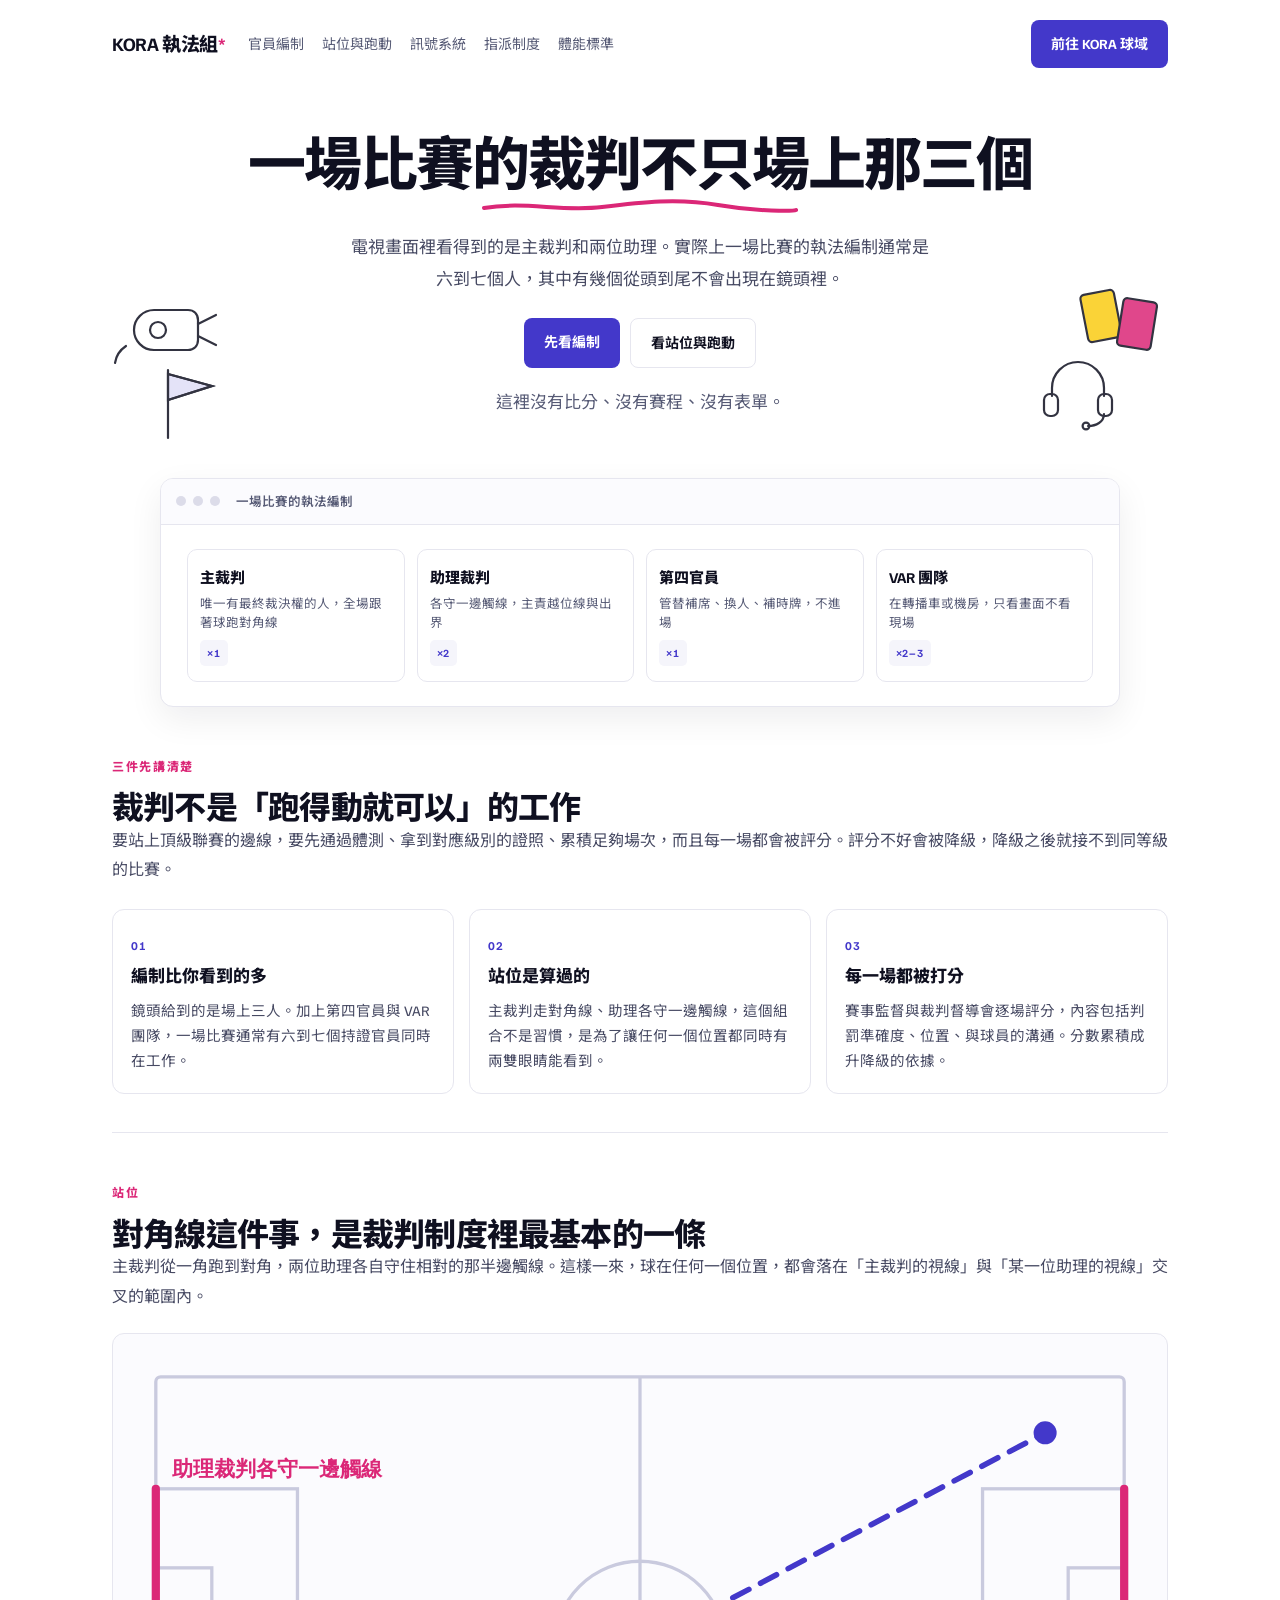
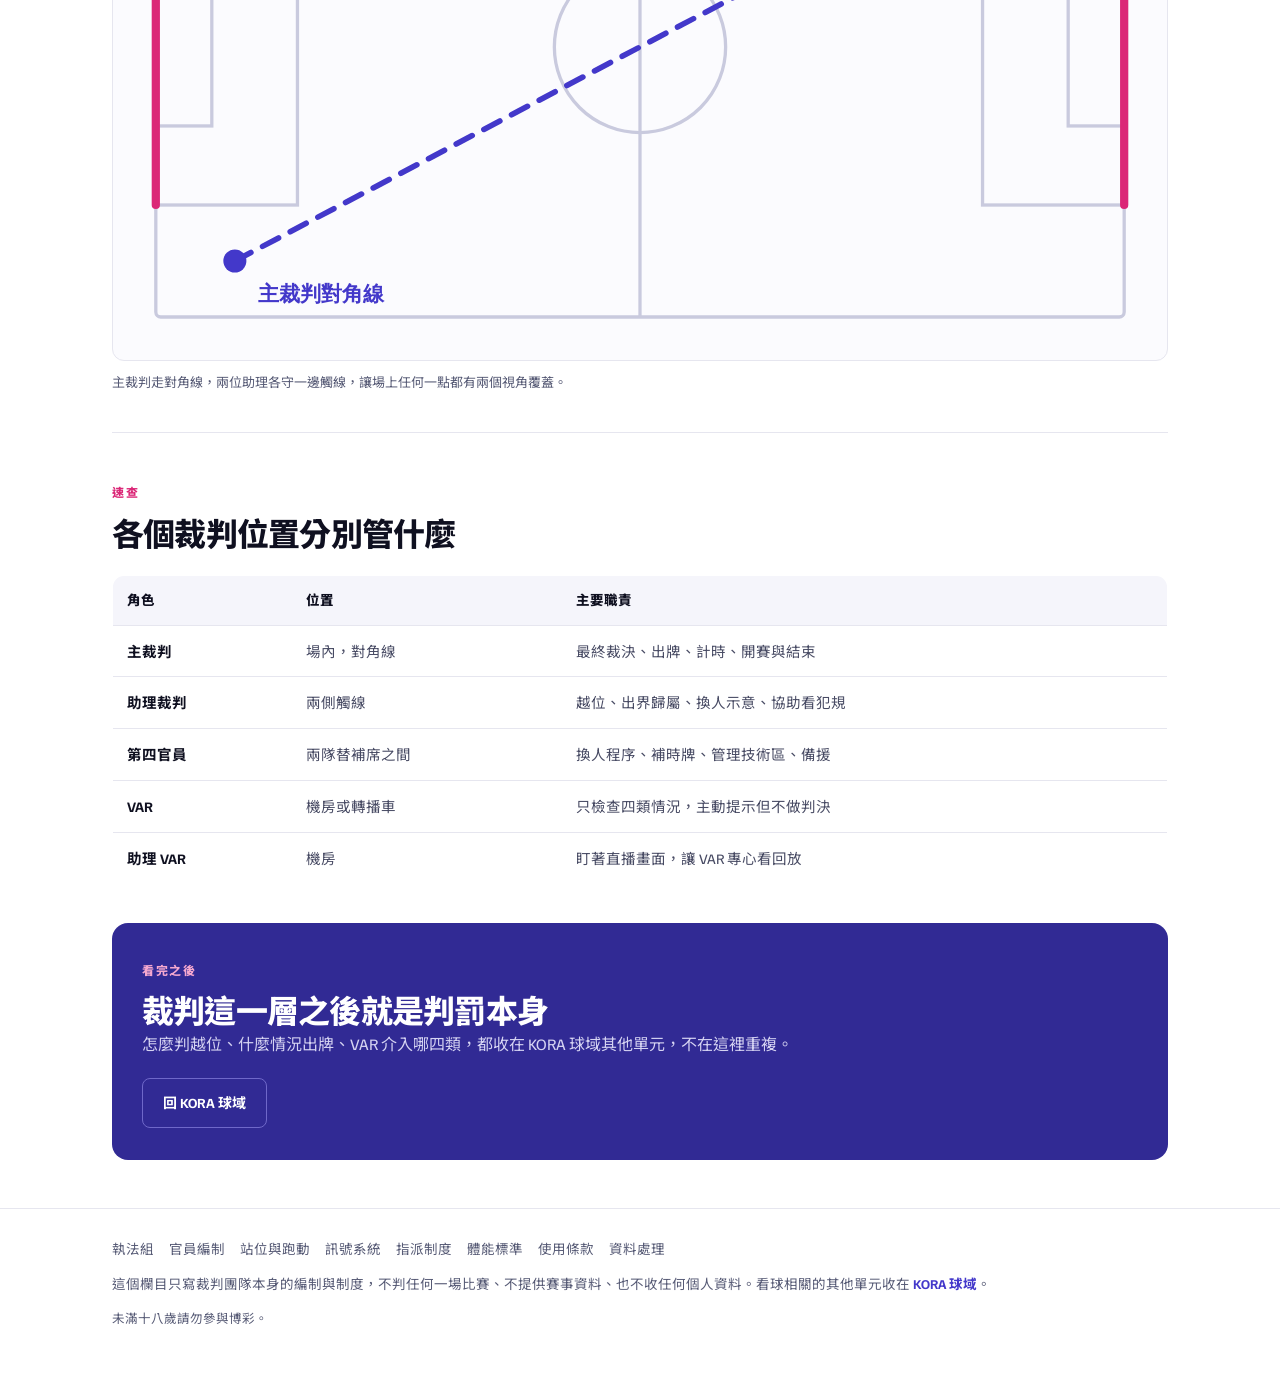
<file: index.html>
<!DOCTYPE html>
<html lang="zh-Hant">
<head>
<meta charset="UTF-8">
<meta name="viewport" content="width=device-width,initial-scale=1">
<title>裁判團隊編制：一場比賽有幾個官員、各自管什麼｜KORA 執法組</title>
<meta name="description" content="KORA 執法組拆解一場比賽的裁判編制：主裁判、兩位助理、第四官員與 VAR 團隊各站哪裡、各自負責什麼、怎麼被評分。">
<link rel="canonical" href="https://kora-football.onrender.com/">
<link rel="preconnect" href="https://fonts.googleapis.com"><link rel="preconnect" href="https://fonts.gstatic.com" crossorigin>
<link href="https://fonts.googleapis.com/css2?family=Familjen+Grotesk:wght@400;500;700&family=Noto+Sans+TC:wght@400;500;700;900&display=swap" rel="stylesheet">
<link rel="stylesheet" href="/whistleboard.css">
</head>
<body>
<header class="top"><div class="wrap"><div class="row">
<a class="mk" href="/">KORA 執法組<s>*</s></a>
<nav class="nav"><a href="/crewsize/">官員編制</a><a href="/standing/">站位與跑動</a><a href="/signals/">訊號系統</a><a href="/appoint/">指派制度</a><a href="/fitness/">體能標準</a></nav>
<div class="go"><a class="btn solid" href="https://kora.show/">前往 KORA 球域</a></div>
</div></div></header>
<main><div class="wrap"><div class="stage">
<svg class="doodle d1" width="122" height="104" viewBox="0 0 122 104" aria-hidden="true"><g fill="none" stroke="#0f1020" stroke-width="2.2" stroke-linecap="round"><path d="M28 46c0-11 9-20 20-20h34c6 0 10 4 10 10v20c0 6-4 10-10 10H48c-11 0-20-9-20-20z"/><circle cx="52" cy="46" r="8"/><path d="M92 40l18-9M92 52l18 9"/><path d="M20 62c-6 4-10 10-11 17"/></g></svg><svg class="doodle d2" width="112" height="112" viewBox="0 0 112 112" aria-hidden="true"><g stroke="#0f1020" stroke-width="2.2" stroke-linejoin="round"><rect x="20" y="26" width="34" height="48" rx="4" fill="#facc15" transform="rotate(-11 37 50)"/><rect x="56" y="34" width="34" height="48" rx="4" fill="#db2777" transform="rotate(9 73 58)"/></g></svg><svg class="doodle d3" width="96" height="94" viewBox="0 0 96 94" aria-hidden="true"><g fill="none" stroke="#0f1020" stroke-width="2.2" stroke-linecap="round"><path d="M26 84V16"/><path d="M26 20l44 12-44 14z" fill="#4338ca" fill-opacity=".16"/><path d="M26 20l44 12-44 14"/></g></svg><svg class="doodle d4" width="98" height="92" viewBox="0 0 98 92" aria-hidden="true"><g fill="none" stroke="#0f1020" stroke-width="2.2" stroke-linecap="round"><path d="M22 52v-8a26 26 0 0152 0v8"/><rect x="14" y="50" width="14" height="22" rx="6"/><rect x="68" y="50" width="14" height="22" rx="6"/><path d="M74 70c0 8-8 12-16 12"/><circle cx="56" cy="82" r="3.4"/></g></svg>
<h1>一場比賽的裁判不只場上那三個</h1><svg class="uline" viewBox="0 0 320 14" aria-hidden="true"><path d="M4 9c40-7 78 4 118-1s76-9 116-2 76 6 78 5" fill="none" stroke="#db2777" stroke-width="4" stroke-linecap="round"/></svg>
<p>電視畫面裡看得到的是主裁判和兩位助理。實際上一場比賽的執法編制通常是六到七個人，其中有幾個從頭到尾不會出現在鏡頭裡。</p><div class="acts"><a class="btn solid" href="/crewsize/">先看編制</a><a class="btn line" href="/standing/">看站位與跑動</a></div><p class="hint">這裡沒有比分、沒有賽程、沒有表單。</p>
</div></div>
<div class="wrap"><div class="frame">
<div class="bar"><i></i><i></i><i></i><b>一場比賽的執法編制</b></div>
<div class="in">
<div class="crew">
<div><b>主裁判</b><span>唯一有最終裁決權的人，全場跟著球跑對角線</span><em>×1</em></div>
<div><b>助理裁判</b><span>各守一邊觸線，主責越位線與出界</span><em>×2</em></div>
<div><b>第四官員</b><span>管替補席、換人、補時牌，不進場</span><em>×1</em></div>
<div><b>VAR 團隊</b><span>在轉播車或機房，只看畫面不看現場</span><em>×2–3</em></div>
</div>
</div>
</div></div>

<section><div class="wrap">
<span class="eyebrow">三件先講清楚</span>
<h2>裁判不是「跑得動就可以」的工作</h2>
<p>要站上頂級聯賽的邊線，要先通過體測、拿到對應級別的證照、累積足夠場次，而且每一場都會被評分。評分不好會被降級，降級之後就接不到同等級的比賽。</p>
<div class="cards">
<div class="cd"><span class="n">01</span><h3>編制比你看到的多</h3><p>鏡頭給到的是場上三人。加上第四官員與 VAR 團隊，一場比賽通常有六到七個持證官員同時在工作。</p></div>
<div class="cd"><span class="n">02</span><h3>站位是算過的</h3><p>主裁判走對角線、助理各守一邊觸線，這個組合不是習慣，是為了讓任何一個位置都同時有兩雙眼睛能看到。</p></div>
<div class="cd"><span class="n">03</span><h3>每一場都被打分</h3><p>賽事監督與裁判督導會逐場評分，內容包括判罰準確度、位置、與球員的溝通。分數累積成升降級的依據。</p></div>
</div>
<div class="hr"></div>
</div></section>

<section><div class="wrap">
<span class="eyebrow">站位</span>
<h2>對角線這件事，是裁判制度裡最基本的一條</h2>
<p>主裁判從一角跑到對角，兩位助理各自守住相對的那半邊觸線。這樣一來，球在任何一個位置，都會落在「主裁判的視線」與「某一位助理的視線」交叉的範圍內。</p>
<figure style="margin-top:22px">
<svg viewBox="0 0 640 380" style="width:100%;height:auto;border:1px solid #e6e6ef;border-radius:12px;background:#fbfbfe" role="img" aria-label="主裁判走對角線，兩位助理各守一邊觸線，讓場上任何一點都有兩個視角覆蓋。">
<g fill="none" stroke="#c9cade" stroke-width="2">
<rect x="26" y="26" width="588" height="328" rx="3"/><path d="M320 26V354"/>
<circle cx="320" cy="190" r="52"/><rect x="26" y="94" width="86" height="192"/>
<rect x="528" y="94" width="86" height="192"/><rect x="26" y="142" width="34" height="96"/>
<rect x="580" y="142" width="34" height="96"/></g>
<path d="M74 320 L566 60" stroke="#4338ca" stroke-width="3.4" stroke-dasharray="11 8" stroke-linecap="round" fill="none"/>
<circle cx="74" cy="320" r="7" fill="#4338ca"/><circle cx="566" cy="60" r="7" fill="#4338ca"/>
<path d="M26 94 L26 286" stroke="#db2777" stroke-width="5" stroke-linecap="round"/>
<path d="M614 94 L614 286" stroke="#db2777" stroke-width="5" stroke-linecap="round"/>
<g font-family="system-ui" font-size="13" font-weight="700">
<text x="88" y="344" fill="#4338ca">主裁判對角線</text>
<text x="36" y="86" fill="#db2777">助理裁判各守一邊觸線</text>
</g></svg>
<figcaption style="margin-top:9px;font-size:13px;color:#565a75">主裁判走對角線，兩位助理各守一邊觸線，讓場上任何一點都有兩個視角覆蓋。</figcaption></figure>
<div class="hr"></div>
</div></section>

<section><div class="wrap">
<span class="eyebrow">速查</span>
<h2>各個裁判位置分別管什麼</h2>
<table>
<tr><th>角色</th><th>位置</th><th>主要職責</th></tr>
<tr><td><b>主裁判</b></td><td>場內，對角線</td><td>最終裁決、出牌、計時、開賽與結束</td></tr>
<tr><td><b>助理裁判</b></td><td>兩側觸線</td><td>越位、出界歸屬、換人示意、協助看犯規</td></tr>
<tr><td><b>第四官員</b></td><td>兩隊替補席之間</td><td>換人程序、補時牌、管理技術區、備援</td></tr>
<tr><td><b>VAR</b></td><td>機房或轉播車</td><td>只檢查四類情況，主動提示但不做判決</td></tr>
<tr><td><b>助理 VAR</b></td><td>機房</td><td>盯著直播畫面，讓 VAR 專心看回放</td></tr>
</table>
</div></section>

<div class="wrap"><div class="band">
<span class="eyebrow">看完之後</span><h2>裁判這一層之後就是判罰本身</h2><p>怎麼判越位、什麼情況出牌、VAR 介入哪四類，都收在 KORA 球域其他單元，不在這裡重複。</p>
<p style="margin-top:18px"><a class="btn line" href="https://kora.show/">回 KORA 球域</a></p>
</div></div></main>
<footer class="foot"><div class="wrap">
<div class="fl"><a href="/">執法組</a><a href="/crewsize/">官員編制</a><a href="/standing/">站位與跑動</a><a href="/signals/">訊號系統</a><a href="/appoint/">指派制度</a><a href="/fitness/">體能標準</a><a href="/boardrule/">使用條款</a><a href="/datawhistle/">資料處理</a></div>
<p>這個欄目只寫裁判團隊本身的編制與制度，不判任何一場比賽、不提供賽事資料、也不收任何個人資料。看球相關的其他單元收在 <a href="https://kora.show/" style="color:var(--indigo);font-weight:700">KORA 球域</a>。</p>
<p class="age">未滿十八歲請勿參與博彩。</p>
</div></footer>
</body>
</html>
</file>
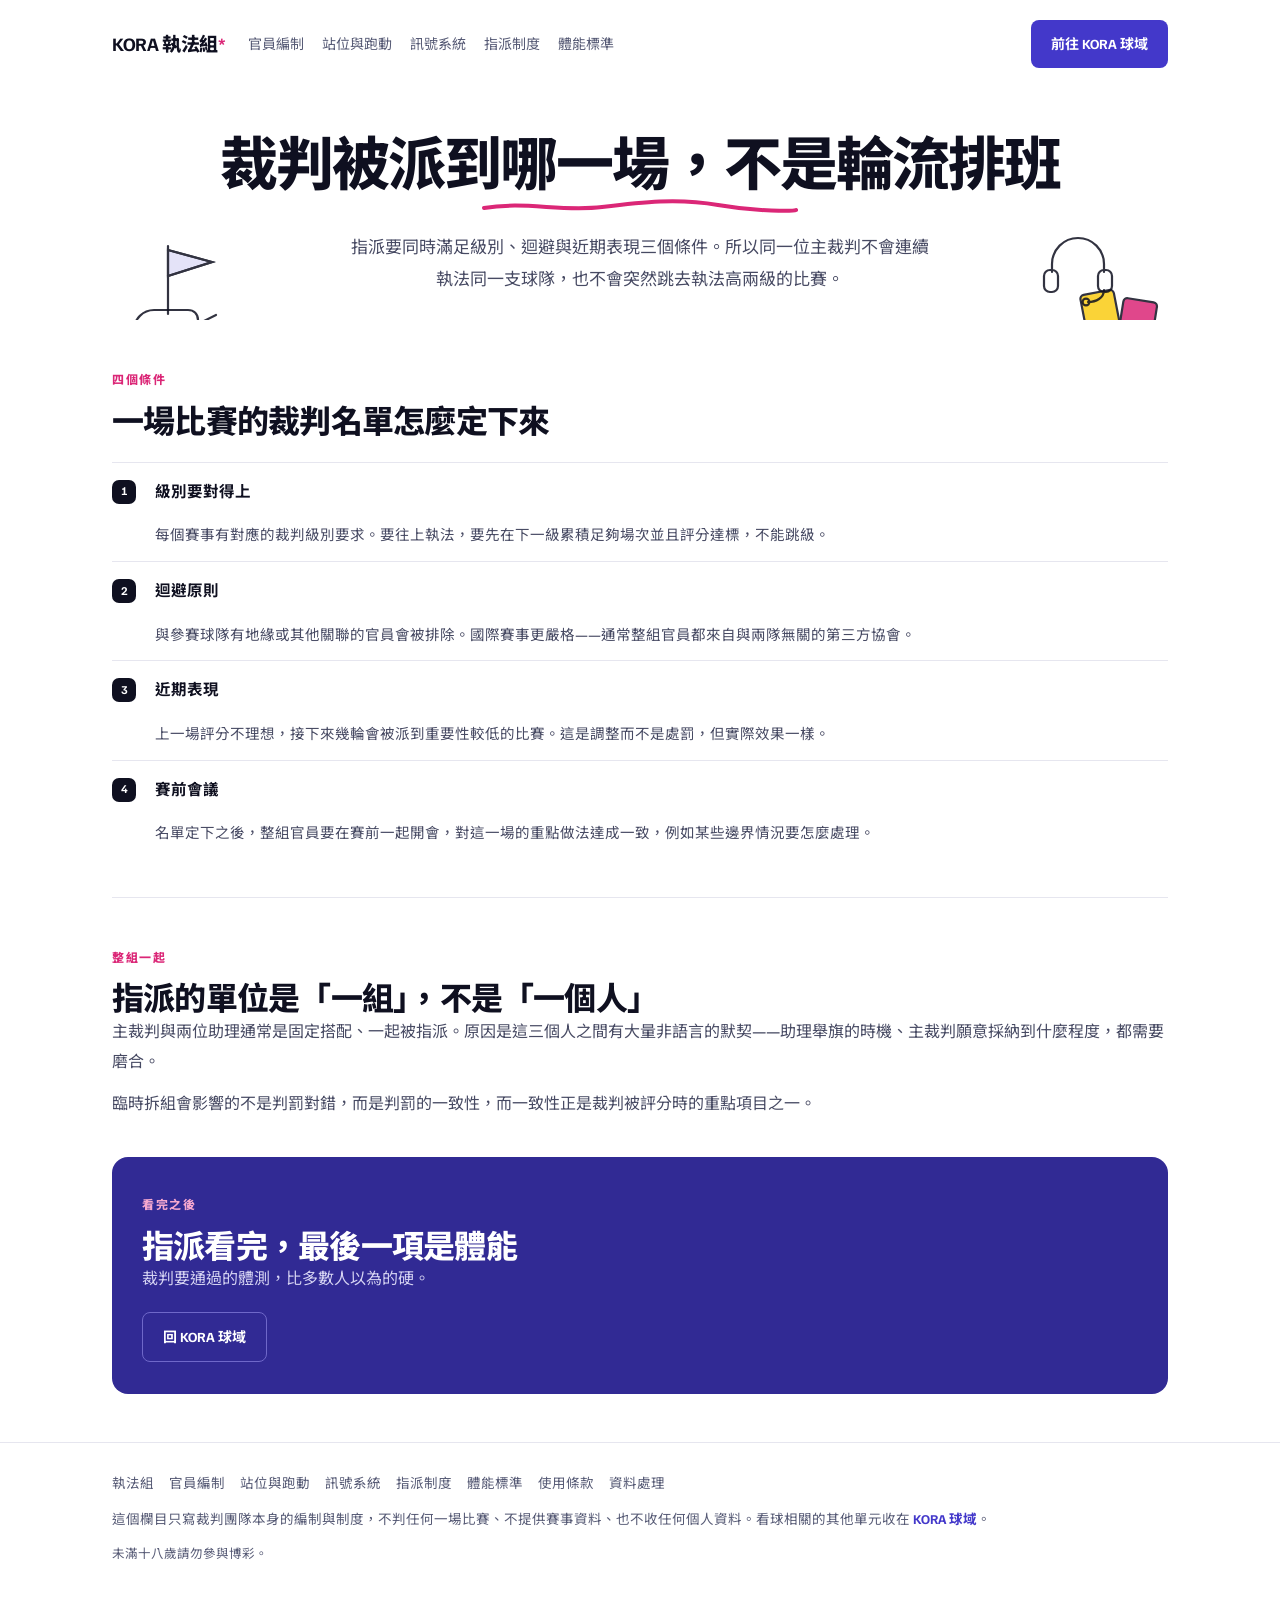
<file: appoint/index.html>
<!DOCTYPE html>
<html lang="zh-Hant">
<head>
<meta charset="UTF-8">
<meta name="viewport" content="width=device-width,initial-scale=1">
<title>裁判指派制度：級別、迴避、近期表現與賽前會議｜KORA 執法組</title>
<meta name="description" content="裁判被派到哪一場要同時滿足級別、迴避原則與近期評分三個條件，而且指派的單位是一整組人而不是單獨一位，因為默契本身就是評分項目。">
<link rel="canonical" href="https://kora-football.onrender.com/appoint/">
<link rel="preconnect" href="https://fonts.googleapis.com"><link rel="preconnect" href="https://fonts.gstatic.com" crossorigin>
<link href="https://fonts.googleapis.com/css2?family=Familjen+Grotesk:wght@400;500;700&family=Noto+Sans+TC:wght@400;500;700;900&display=swap" rel="stylesheet">
<link rel="stylesheet" href="/whistleboard.css">
</head>
<body>
<header class="top"><div class="wrap"><div class="row">
<a class="mk" href="/">KORA 執法組<s>*</s></a>
<nav class="nav"><a href="/crewsize/">官員編制</a><a href="/standing/">站位與跑動</a><a href="/signals/">訊號系統</a><a href="/appoint/">指派制度</a><a href="/fitness/">體能標準</a></nav>
<div class="go"><a class="btn solid" href="https://kora.show/">前往 KORA 球域</a></div>
</div></div></header>
<main><div class="wrap"><div class="stage">
<svg class="doodle d1" width="122" height="104" viewBox="0 0 122 104" aria-hidden="true"><g fill="none" stroke="#0f1020" stroke-width="2.2" stroke-linecap="round"><path d="M28 46c0-11 9-20 20-20h34c6 0 10 4 10 10v20c0 6-4 10-10 10H48c-11 0-20-9-20-20z"/><circle cx="52" cy="46" r="8"/><path d="M92 40l18-9M92 52l18 9"/><path d="M20 62c-6 4-10 10-11 17"/></g></svg><svg class="doodle d2" width="112" height="112" viewBox="0 0 112 112" aria-hidden="true"><g stroke="#0f1020" stroke-width="2.2" stroke-linejoin="round"><rect x="20" y="26" width="34" height="48" rx="4" fill="#facc15" transform="rotate(-11 37 50)"/><rect x="56" y="34" width="34" height="48" rx="4" fill="#db2777" transform="rotate(9 73 58)"/></g></svg><svg class="doodle d3" width="96" height="94" viewBox="0 0 96 94" aria-hidden="true"><g fill="none" stroke="#0f1020" stroke-width="2.2" stroke-linecap="round"><path d="M26 84V16"/><path d="M26 20l44 12-44 14z" fill="#4338ca" fill-opacity=".16"/><path d="M26 20l44 12-44 14"/></g></svg><svg class="doodle d4" width="98" height="92" viewBox="0 0 98 92" aria-hidden="true"><g fill="none" stroke="#0f1020" stroke-width="2.2" stroke-linecap="round"><path d="M22 52v-8a26 26 0 0152 0v8"/><rect x="14" y="50" width="14" height="22" rx="6"/><rect x="68" y="50" width="14" height="22" rx="6"/><path d="M74 70c0 8-8 12-16 12"/><circle cx="56" cy="82" r="3.4"/></g></svg>
<h1>裁判被派到哪一場，不是輪流排班</h1><svg class="uline" viewBox="0 0 320 14" aria-hidden="true"><path d="M4 9c40-7 78 4 118-1s76-9 116-2 76 6 78 5" fill="none" stroke="#db2777" stroke-width="4" stroke-linecap="round"/></svg>
<p>指派要同時滿足級別、迴避與近期表現三個條件。所以同一位主裁判不會連續執法同一支球隊，也不會突然跳去執法高兩級的比賽。</p>
</div></div>
<section><div class="wrap">
<span class="eyebrow">四個條件</span>
<h2>一場比賽的裁判名單怎麼定下來</h2>
<ol class="steps">
<li><b>級別要對得上</b><span>每個賽事有對應的裁判級別要求。要往上執法，要先在下一級累積足夠場次並且評分達標，不能跳級。</span></li>
<li><b>迴避原則</b><span>與參賽球隊有地緣或其他關聯的官員會被排除。國際賽事更嚴格——通常整組官員都來自與兩隊無關的第三方協會。</span></li>
<li><b>近期表現</b><span>上一場評分不理想，接下來幾輪會被派到重要性較低的比賽。這是調整而不是處罰，但實際效果一樣。</span></li>
<li><b>賽前會議</b><span>名單定下之後，整組官員要在賽前一起開會，對這一場的重點做法達成一致，例如某些邊界情況要怎麼處理。</span></li>
</ol>
<div class="hr"></div>
</div></section>

<section><div class="wrap">
<span class="eyebrow">整組一起</span>
<h2>指派的單位是「一組」，不是「一個人」</h2>
<p>主裁判與兩位助理通常是固定搭配、一起被指派。原因是這三個人之間有大量非語言的默契——助理舉旗的時機、主裁判願意採納到什麼程度，都需要磨合。</p>
<p>臨時拆組會影響的不是判罰對錯，而是判罰的一致性，而一致性正是裁判被評分時的重點項目之一。</p>
</div></section>

<div class="wrap"><div class="band">
<span class="eyebrow">看完之後</span><h2>指派看完，最後一項是體能</h2><p>裁判要通過的體測，比多數人以為的硬。</p>
<p style="margin-top:18px"><a class="btn line" href="https://kora.show/">回 KORA 球域</a></p>
</div></div></main>
<footer class="foot"><div class="wrap">
<div class="fl"><a href="/">執法組</a><a href="/crewsize/">官員編制</a><a href="/standing/">站位與跑動</a><a href="/signals/">訊號系統</a><a href="/appoint/">指派制度</a><a href="/fitness/">體能標準</a><a href="/boardrule/">使用條款</a><a href="/datawhistle/">資料處理</a></div>
<p>這個欄目只寫裁判團隊本身的編制與制度，不判任何一場比賽、不提供賽事資料、也不收任何個人資料。看球相關的其他單元收在 <a href="https://kora.show/" style="color:var(--indigo);font-weight:700">KORA 球域</a>。</p>
<p class="age">未滿十八歲請勿參與博彩。</p>
</div></footer>
</body>
</html>
</file>
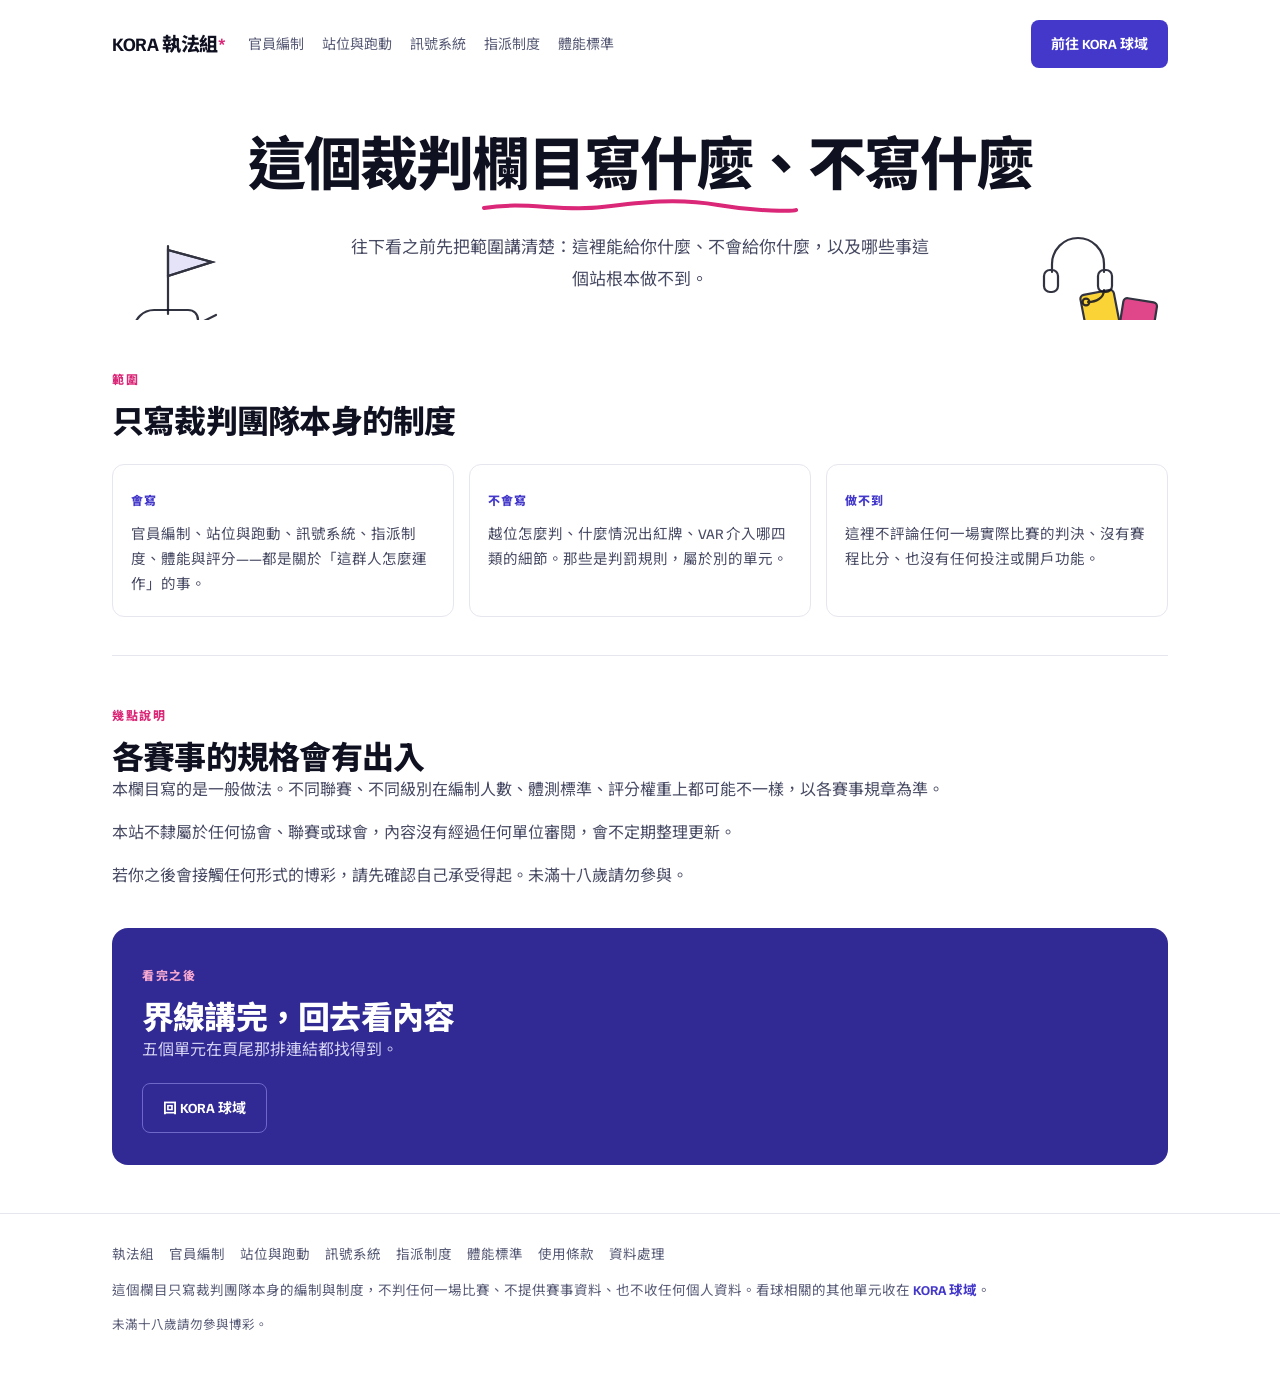
<file: boardrule/index.html>
<!DOCTYPE html>
<html lang="zh-Hant">
<head>
<meta charset="UTF-8">
<meta name="viewport" content="width=device-width,initial-scale=1">
<title>使用條款：這個裁判欄目的範圍與界線｜KORA 執法組</title>
<meta name="description" content="本裁判欄目只寫官員編制與制度這一層，不寫判罰規則、不評論任何一場實際比賽的判決，也沒有賽程比分、直播或投注功能。">
<link rel="canonical" href="https://kora-football.onrender.com/boardrule/">
<link rel="preconnect" href="https://fonts.googleapis.com"><link rel="preconnect" href="https://fonts.gstatic.com" crossorigin>
<link href="https://fonts.googleapis.com/css2?family=Familjen+Grotesk:wght@400;500;700&family=Noto+Sans+TC:wght@400;500;700;900&display=swap" rel="stylesheet">
<link rel="stylesheet" href="/whistleboard.css">
</head>
<body>
<header class="top"><div class="wrap"><div class="row">
<a class="mk" href="/">KORA 執法組<s>*</s></a>
<nav class="nav"><a href="/crewsize/">官員編制</a><a href="/standing/">站位與跑動</a><a href="/signals/">訊號系統</a><a href="/appoint/">指派制度</a><a href="/fitness/">體能標準</a></nav>
<div class="go"><a class="btn solid" href="https://kora.show/">前往 KORA 球域</a></div>
</div></div></header>
<main><div class="wrap"><div class="stage">
<svg class="doodle d1" width="122" height="104" viewBox="0 0 122 104" aria-hidden="true"><g fill="none" stroke="#0f1020" stroke-width="2.2" stroke-linecap="round"><path d="M28 46c0-11 9-20 20-20h34c6 0 10 4 10 10v20c0 6-4 10-10 10H48c-11 0-20-9-20-20z"/><circle cx="52" cy="46" r="8"/><path d="M92 40l18-9M92 52l18 9"/><path d="M20 62c-6 4-10 10-11 17"/></g></svg><svg class="doodle d2" width="112" height="112" viewBox="0 0 112 112" aria-hidden="true"><g stroke="#0f1020" stroke-width="2.2" stroke-linejoin="round"><rect x="20" y="26" width="34" height="48" rx="4" fill="#facc15" transform="rotate(-11 37 50)"/><rect x="56" y="34" width="34" height="48" rx="4" fill="#db2777" transform="rotate(9 73 58)"/></g></svg><svg class="doodle d3" width="96" height="94" viewBox="0 0 96 94" aria-hidden="true"><g fill="none" stroke="#0f1020" stroke-width="2.2" stroke-linecap="round"><path d="M26 84V16"/><path d="M26 20l44 12-44 14z" fill="#4338ca" fill-opacity=".16"/><path d="M26 20l44 12-44 14"/></g></svg><svg class="doodle d4" width="98" height="92" viewBox="0 0 98 92" aria-hidden="true"><g fill="none" stroke="#0f1020" stroke-width="2.2" stroke-linecap="round"><path d="M22 52v-8a26 26 0 0152 0v8"/><rect x="14" y="50" width="14" height="22" rx="6"/><rect x="68" y="50" width="14" height="22" rx="6"/><path d="M74 70c0 8-8 12-16 12"/><circle cx="56" cy="82" r="3.4"/></g></svg>
<h1>這個裁判欄目寫什麼、不寫什麼</h1><svg class="uline" viewBox="0 0 320 14" aria-hidden="true"><path d="M4 9c40-7 78 4 118-1s76-9 116-2 76 6 78 5" fill="none" stroke="#db2777" stroke-width="4" stroke-linecap="round"/></svg>
<p>往下看之前先把範圍講清楚：這裡能給你什麼、不會給你什麼，以及哪些事這個站根本做不到。</p>
</div></div>
<section><div class="wrap">
<span class="eyebrow">範圍</span>
<h2>只寫裁判團隊本身的制度</h2>
<div class="cards">
<div class="cd"><span class="n">會寫</span><p>官員編制、站位與跑動、訊號系統、指派制度、體能與評分——都是關於「這群人怎麼運作」的事。</p></div>
<div class="cd"><span class="n">不會寫</span><p>越位怎麼判、什麼情況出紅牌、VAR 介入哪四類的細節。那些是判罰規則，屬於別的單元。</p></div>
<div class="cd"><span class="n">做不到</span><p>這裡不評論任何一場實際比賽的判決、沒有賽程比分、也沒有任何投注或開戶功能。</p></div>
</div>
<div class="hr"></div>
</div></section>

<section><div class="wrap">
<span class="eyebrow">幾點說明</span>
<h2>各賽事的規格會有出入</h2>
<p>本欄目寫的是一般做法。不同聯賽、不同級別在編制人數、體測標準、評分權重上都可能不一樣，以各賽事規章為準。</p>
<p>本站不隸屬於任何協會、聯賽或球會，內容沒有經過任何單位審閱，會不定期整理更新。</p>
<p>若你之後會接觸任何形式的博彩，請先確認自己承受得起。未滿十八歲請勿參與。</p>
</div></section>

<div class="wrap"><div class="band">
<span class="eyebrow">看完之後</span><h2>界線講完，回去看內容</h2><p>五個單元在頁尾那排連結都找得到。</p>
<p style="margin-top:18px"><a class="btn line" href="https://kora.show/">回 KORA 球域</a></p>
</div></div></main>
<footer class="foot"><div class="wrap">
<div class="fl"><a href="/">執法組</a><a href="/crewsize/">官員編制</a><a href="/standing/">站位與跑動</a><a href="/signals/">訊號系統</a><a href="/appoint/">指派制度</a><a href="/fitness/">體能標準</a><a href="/boardrule/">使用條款</a><a href="/datawhistle/">資料處理</a></div>
<p>這個欄目只寫裁判團隊本身的編制與制度，不判任何一場比賽、不提供賽事資料、也不收任何個人資料。看球相關的其他單元收在 <a href="https://kora.show/" style="color:var(--indigo);font-weight:700">KORA 球域</a>。</p>
<p class="age">未滿十八歲請勿參與博彩。</p>
</div></footer>
</body>
</html>
</file>
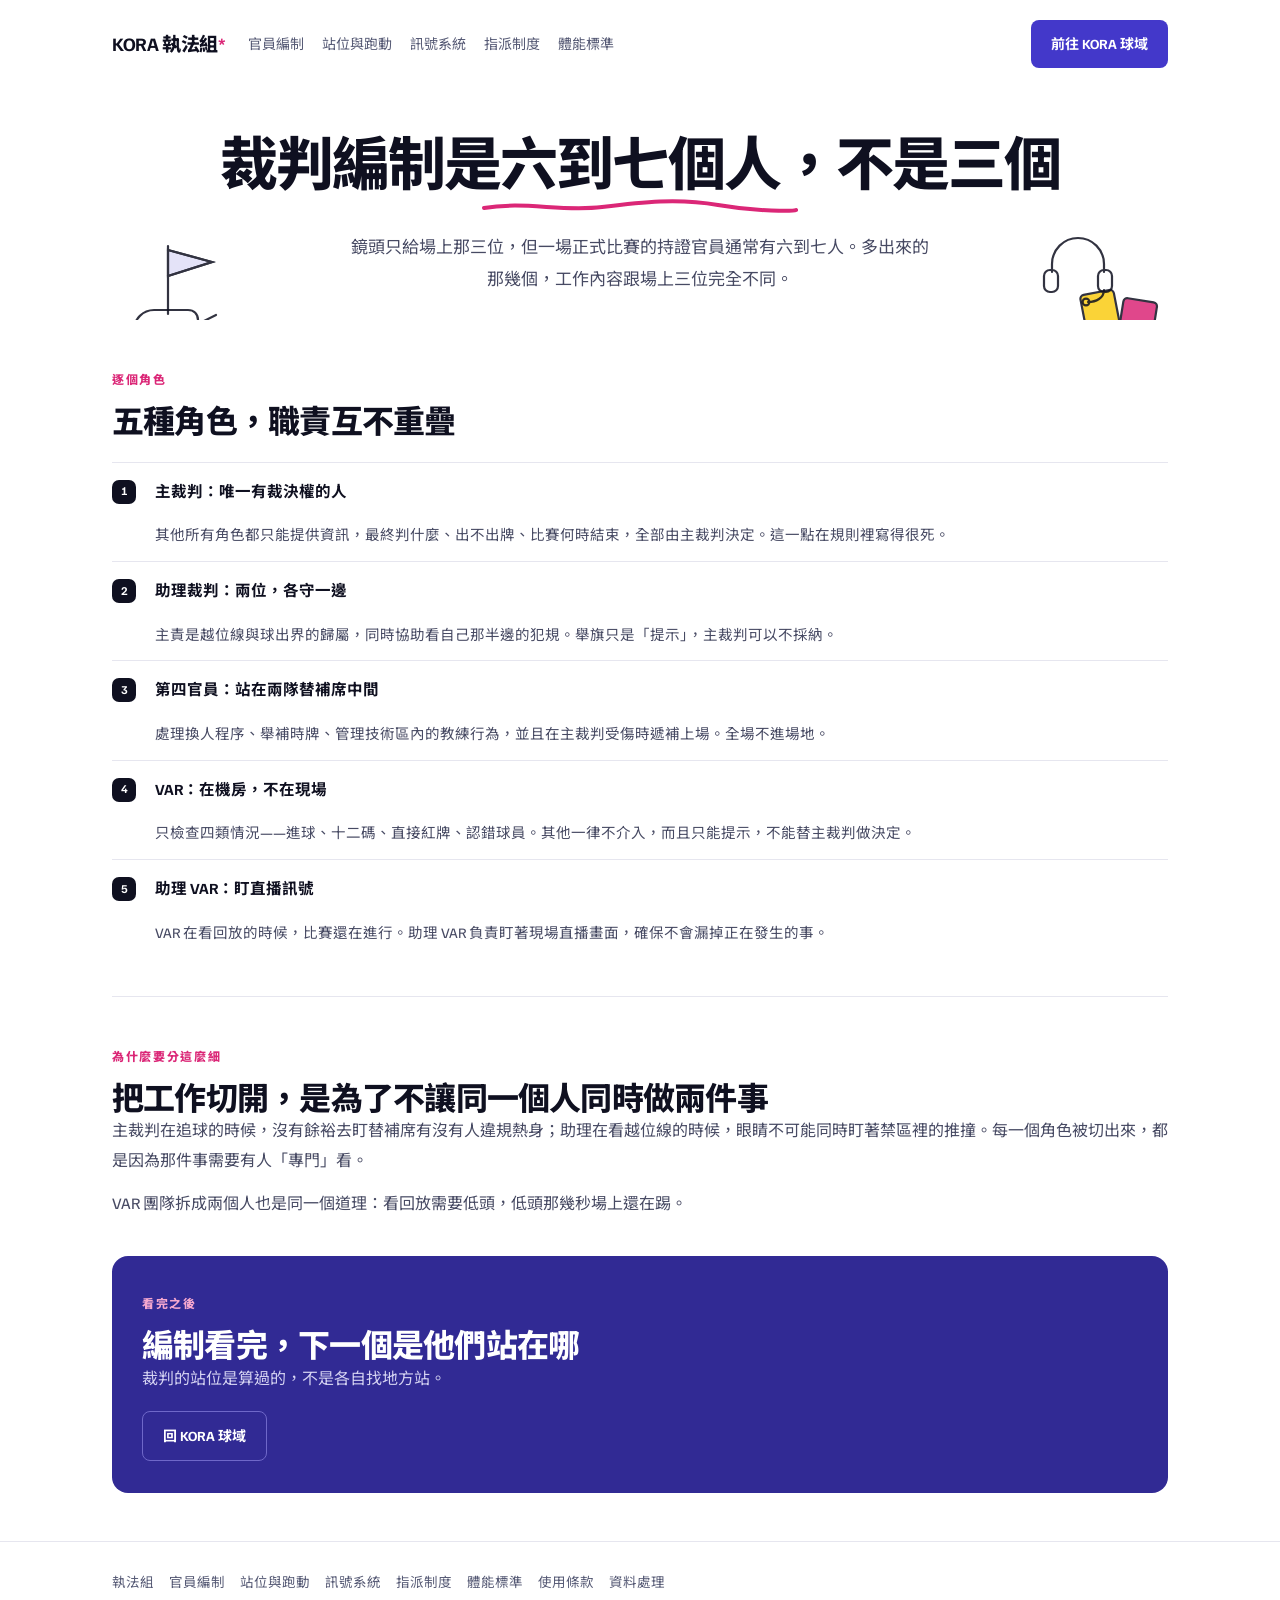
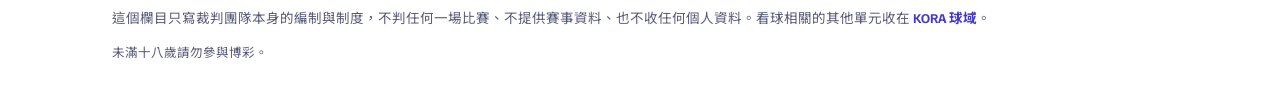
<file: crewsize/index.html>
<!DOCTYPE html>
<html lang="zh-Hant">
<head>
<meta charset="UTF-8">
<meta name="viewport" content="width=device-width,initial-scale=1">
<title>裁判官員編制：五種角色分別管什麼｜KORA 執法組</title>
<meta name="description" content="一場比賽的裁判編制包含主裁判、兩位助理裁判、第四官員與 VAR 團隊，逐個講各自的職責邊界，以及為什麼工作要切這麼細。">
<link rel="canonical" href="https://kora-football.onrender.com/crewsize/">
<link rel="preconnect" href="https://fonts.googleapis.com"><link rel="preconnect" href="https://fonts.gstatic.com" crossorigin>
<link href="https://fonts.googleapis.com/css2?family=Familjen+Grotesk:wght@400;500;700&family=Noto+Sans+TC:wght@400;500;700;900&display=swap" rel="stylesheet">
<link rel="stylesheet" href="/whistleboard.css">
</head>
<body>
<header class="top"><div class="wrap"><div class="row">
<a class="mk" href="/">KORA 執法組<s>*</s></a>
<nav class="nav"><a href="/crewsize/">官員編制</a><a href="/standing/">站位與跑動</a><a href="/signals/">訊號系統</a><a href="/appoint/">指派制度</a><a href="/fitness/">體能標準</a></nav>
<div class="go"><a class="btn solid" href="https://kora.show/">前往 KORA 球域</a></div>
</div></div></header>
<main><div class="wrap"><div class="stage">
<svg class="doodle d1" width="122" height="104" viewBox="0 0 122 104" aria-hidden="true"><g fill="none" stroke="#0f1020" stroke-width="2.2" stroke-linecap="round"><path d="M28 46c0-11 9-20 20-20h34c6 0 10 4 10 10v20c0 6-4 10-10 10H48c-11 0-20-9-20-20z"/><circle cx="52" cy="46" r="8"/><path d="M92 40l18-9M92 52l18 9"/><path d="M20 62c-6 4-10 10-11 17"/></g></svg><svg class="doodle d2" width="112" height="112" viewBox="0 0 112 112" aria-hidden="true"><g stroke="#0f1020" stroke-width="2.2" stroke-linejoin="round"><rect x="20" y="26" width="34" height="48" rx="4" fill="#facc15" transform="rotate(-11 37 50)"/><rect x="56" y="34" width="34" height="48" rx="4" fill="#db2777" transform="rotate(9 73 58)"/></g></svg><svg class="doodle d3" width="96" height="94" viewBox="0 0 96 94" aria-hidden="true"><g fill="none" stroke="#0f1020" stroke-width="2.2" stroke-linecap="round"><path d="M26 84V16"/><path d="M26 20l44 12-44 14z" fill="#4338ca" fill-opacity=".16"/><path d="M26 20l44 12-44 14"/></g></svg><svg class="doodle d4" width="98" height="92" viewBox="0 0 98 92" aria-hidden="true"><g fill="none" stroke="#0f1020" stroke-width="2.2" stroke-linecap="round"><path d="M22 52v-8a26 26 0 0152 0v8"/><rect x="14" y="50" width="14" height="22" rx="6"/><rect x="68" y="50" width="14" height="22" rx="6"/><path d="M74 70c0 8-8 12-16 12"/><circle cx="56" cy="82" r="3.4"/></g></svg>
<h1>裁判編制是六到七個人，不是三個</h1><svg class="uline" viewBox="0 0 320 14" aria-hidden="true"><path d="M4 9c40-7 78 4 118-1s76-9 116-2 76 6 78 5" fill="none" stroke="#db2777" stroke-width="4" stroke-linecap="round"/></svg>
<p>鏡頭只給場上那三位，但一場正式比賽的持證官員通常有六到七人。多出來的那幾個，工作內容跟場上三位完全不同。</p>
</div></div>
<section><div class="wrap">
<span class="eyebrow">逐個角色</span>
<h2>五種角色，職責互不重疊</h2>
<ol class="steps">
<li><b>主裁判：唯一有裁決權的人</b><span>其他所有角色都只能提供資訊，最終判什麼、出不出牌、比賽何時結束，全部由主裁判決定。這一點在規則裡寫得很死。</span></li>
<li><b>助理裁判：兩位，各守一邊</b><span>主責是越位線與球出界的歸屬，同時協助看自己那半邊的犯規。舉旗只是「提示」，主裁判可以不採納。</span></li>
<li><b>第四官員：站在兩隊替補席中間</b><span>處理換人程序、舉補時牌、管理技術區內的教練行為，並且在主裁判受傷時遞補上場。全場不進場地。</span></li>
<li><b>VAR：在機房，不在現場</b><span>只檢查四類情況——進球、十二碼、直接紅牌、認錯球員。其他一律不介入，而且只能提示，不能替主裁判做決定。</span></li>
<li><b>助理 VAR：盯直播訊號</b><span>VAR 在看回放的時候，比賽還在進行。助理 VAR 負責盯著現場直播畫面，確保不會漏掉正在發生的事。</span></li>
</ol>
<div class="hr"></div>
</div></section>

<section><div class="wrap">
<span class="eyebrow">為什麼要分這麼細</span>
<h2>把工作切開，是為了不讓同一個人同時做兩件事</h2>
<p>主裁判在追球的時候，沒有餘裕去盯替補席有沒有人違規熱身；助理在看越位線的時候，眼睛不可能同時盯著禁區裡的推撞。每一個角色被切出來，都是因為那件事需要有人「專門」看。</p>
<p>VAR 團隊拆成兩個人也是同一個道理：看回放需要低頭，低頭那幾秒場上還在踢。</p>
</div></section>

<div class="wrap"><div class="band">
<span class="eyebrow">看完之後</span><h2>編制看完，下一個是他們站在哪</h2><p>裁判的站位是算過的，不是各自找地方站。</p>
<p style="margin-top:18px"><a class="btn line" href="https://kora.show/">回 KORA 球域</a></p>
</div></div></main>
<footer class="foot"><div class="wrap">
<div class="fl"><a href="/">執法組</a><a href="/crewsize/">官員編制</a><a href="/standing/">站位與跑動</a><a href="/signals/">訊號系統</a><a href="/appoint/">指派制度</a><a href="/fitness/">體能標準</a><a href="/boardrule/">使用條款</a><a href="/datawhistle/">資料處理</a></div>
<p>這個欄目只寫裁判團隊本身的編制與制度，不判任何一場比賽、不提供賽事資料、也不收任何個人資料。看球相關的其他單元收在 <a href="https://kora.show/" style="color:var(--indigo);font-weight:700">KORA 球域</a>。</p>
<p class="age">未滿十八歲請勿參與博彩。</p>
</div></footer>
</body>
</html>
</file>
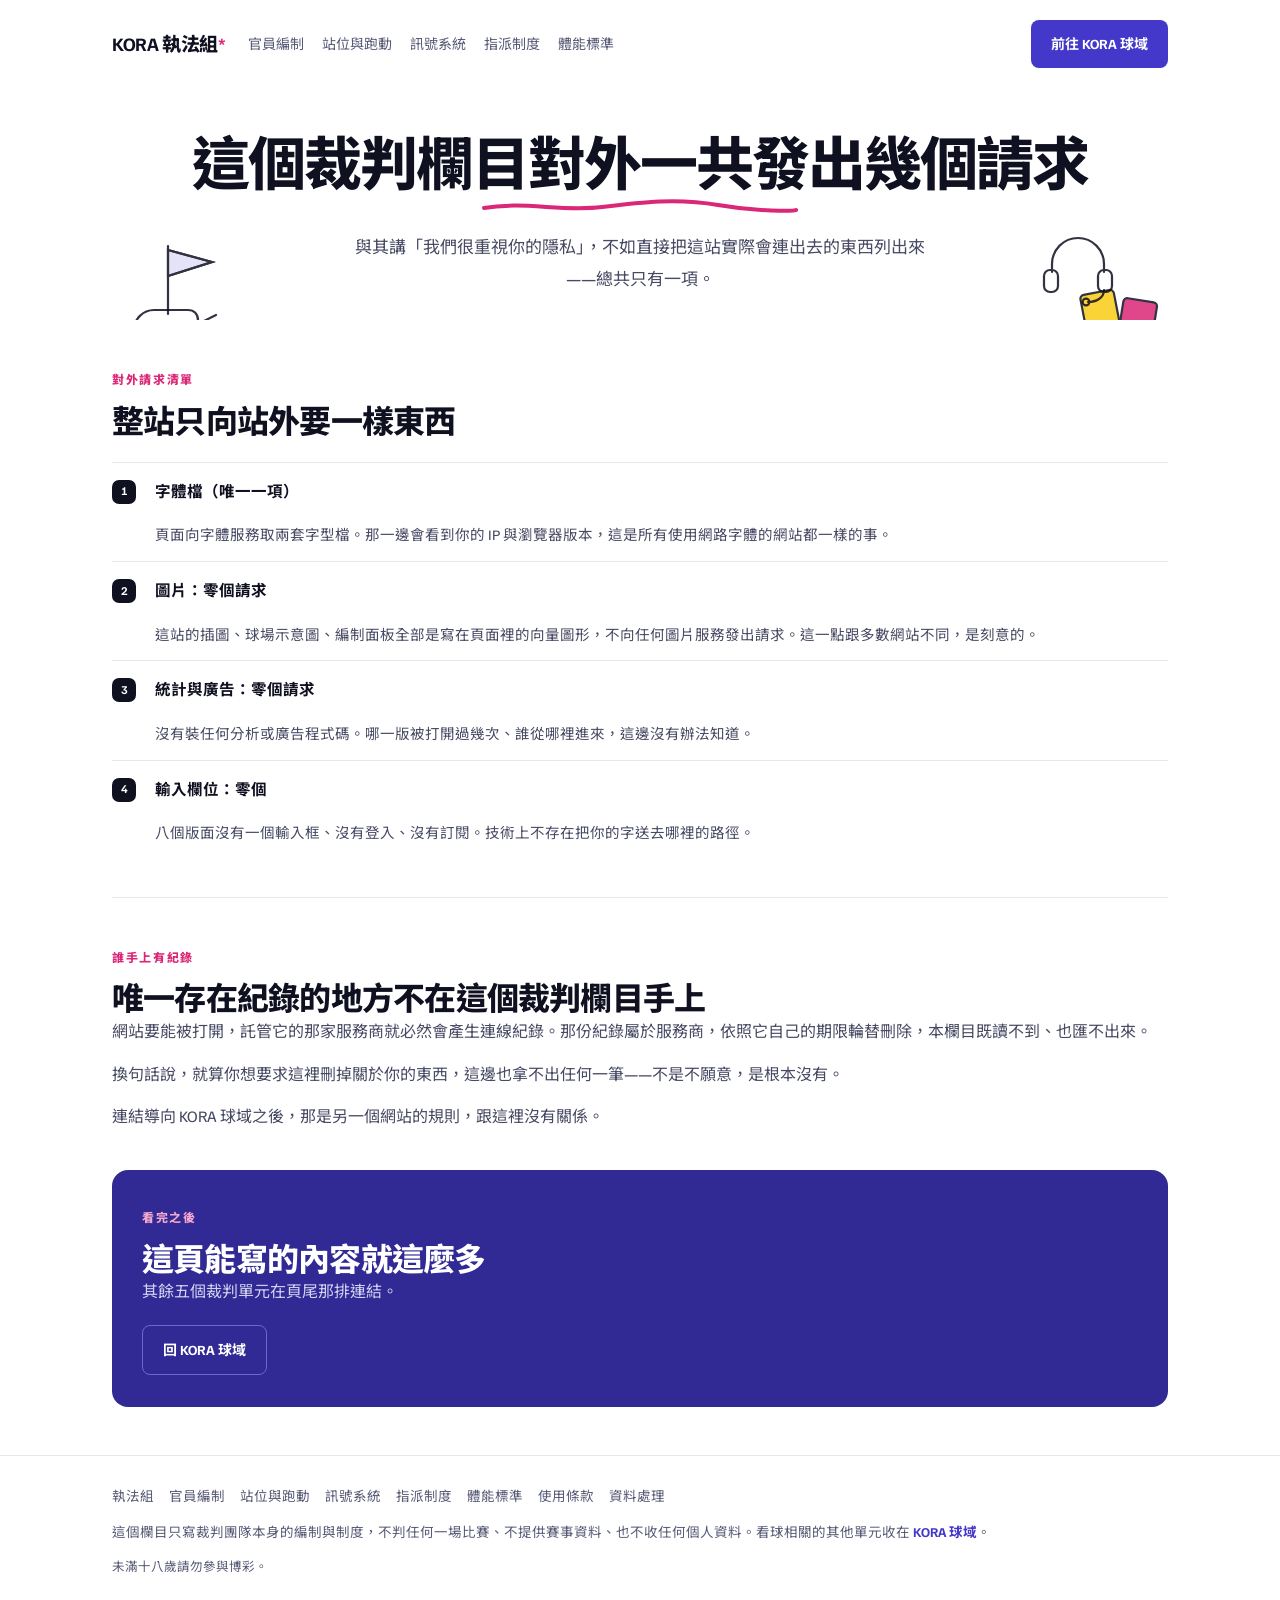
<file: datawhistle/index.html>
<!DOCTYPE html>
<html lang="zh-Hant">
<head>
<meta charset="UTF-8">
<meta name="viewport" content="width=device-width,initial-scale=1">
<title>資料處理：這個裁判欄目對外只發出一種請求｜KORA 執法組</title>
<meta name="description" content="本裁判欄目對外只向字體服務發出一種請求，圖片、統計、廣告與輸入欄位全部掛零，技術上不存在收集你資料的那條路徑。">
<link rel="canonical" href="https://kora-football.onrender.com/datawhistle/">
<link rel="preconnect" href="https://fonts.googleapis.com"><link rel="preconnect" href="https://fonts.gstatic.com" crossorigin>
<link href="https://fonts.googleapis.com/css2?family=Familjen+Grotesk:wght@400;500;700&family=Noto+Sans+TC:wght@400;500;700;900&display=swap" rel="stylesheet">
<link rel="stylesheet" href="/whistleboard.css">
</head>
<body>
<header class="top"><div class="wrap"><div class="row">
<a class="mk" href="/">KORA 執法組<s>*</s></a>
<nav class="nav"><a href="/crewsize/">官員編制</a><a href="/standing/">站位與跑動</a><a href="/signals/">訊號系統</a><a href="/appoint/">指派制度</a><a href="/fitness/">體能標準</a></nav>
<div class="go"><a class="btn solid" href="https://kora.show/">前往 KORA 球域</a></div>
</div></div></header>
<main><div class="wrap"><div class="stage">
<svg class="doodle d1" width="122" height="104" viewBox="0 0 122 104" aria-hidden="true"><g fill="none" stroke="#0f1020" stroke-width="2.2" stroke-linecap="round"><path d="M28 46c0-11 9-20 20-20h34c6 0 10 4 10 10v20c0 6-4 10-10 10H48c-11 0-20-9-20-20z"/><circle cx="52" cy="46" r="8"/><path d="M92 40l18-9M92 52l18 9"/><path d="M20 62c-6 4-10 10-11 17"/></g></svg><svg class="doodle d2" width="112" height="112" viewBox="0 0 112 112" aria-hidden="true"><g stroke="#0f1020" stroke-width="2.2" stroke-linejoin="round"><rect x="20" y="26" width="34" height="48" rx="4" fill="#facc15" transform="rotate(-11 37 50)"/><rect x="56" y="34" width="34" height="48" rx="4" fill="#db2777" transform="rotate(9 73 58)"/></g></svg><svg class="doodle d3" width="96" height="94" viewBox="0 0 96 94" aria-hidden="true"><g fill="none" stroke="#0f1020" stroke-width="2.2" stroke-linecap="round"><path d="M26 84V16"/><path d="M26 20l44 12-44 14z" fill="#4338ca" fill-opacity=".16"/><path d="M26 20l44 12-44 14"/></g></svg><svg class="doodle d4" width="98" height="92" viewBox="0 0 98 92" aria-hidden="true"><g fill="none" stroke="#0f1020" stroke-width="2.2" stroke-linecap="round"><path d="M22 52v-8a26 26 0 0152 0v8"/><rect x="14" y="50" width="14" height="22" rx="6"/><rect x="68" y="50" width="14" height="22" rx="6"/><path d="M74 70c0 8-8 12-16 12"/><circle cx="56" cy="82" r="3.4"/></g></svg>
<h1>這個裁判欄目對外一共發出幾個請求</h1><svg class="uline" viewBox="0 0 320 14" aria-hidden="true"><path d="M4 9c40-7 78 4 118-1s76-9 116-2 76 6 78 5" fill="none" stroke="#db2777" stroke-width="4" stroke-linecap="round"/></svg>
<p>與其講「我們很重視你的隱私」，不如直接把這站實際會連出去的東西列出來——總共只有一項。</p>
</div></div>
<section><div class="wrap">
<span class="eyebrow">對外請求清單</span>
<h2>整站只向站外要一樣東西</h2>
<ol class="steps">
<li><b>字體檔（唯一一項）</b><span>頁面向字體服務取兩套字型檔。那一邊會看到你的 IP 與瀏覽器版本，這是所有使用網路字體的網站都一樣的事。</span></li>
<li><b>圖片：零個請求</b><span>這站的插圖、球場示意圖、編制面板全部是寫在頁面裡的向量圖形，不向任何圖片服務發出請求。這一點跟多數網站不同，是刻意的。</span></li>
<li><b>統計與廣告：零個請求</b><span>沒有裝任何分析或廣告程式碼。哪一版被打開過幾次、誰從哪裡進來，這邊沒有辦法知道。</span></li>
<li><b>輸入欄位：零個</b><span>八個版面沒有一個輸入框、沒有登入、沒有訂閱。技術上不存在把你的字送去哪裡的路徑。</span></li>
</ol>
<div class="hr"></div>
</div></section>

<section><div class="wrap">
<span class="eyebrow">誰手上有紀錄</span>
<h2>唯一存在紀錄的地方不在這個裁判欄目手上</h2>
<p>網站要能被打開，託管它的那家服務商就必然會產生連線紀錄。那份紀錄屬於服務商，依照它自己的期限輪替刪除，本欄目既讀不到、也匯不出來。</p>
<p>換句話說，就算你想要求這裡刪掉關於你的東西，這邊也拿不出任何一筆——不是不願意，是根本沒有。</p>
<p>連結導向 KORA 球域之後，那是另一個網站的規則，跟這裡沒有關係。</p>
</div></section>

<div class="wrap"><div class="band">
<span class="eyebrow">看完之後</span><h2>這頁能寫的內容就這麼多</h2><p>其餘五個裁判單元在頁尾那排連結。</p>
<p style="margin-top:18px"><a class="btn line" href="https://kora.show/">回 KORA 球域</a></p>
</div></div></main>
<footer class="foot"><div class="wrap">
<div class="fl"><a href="/">執法組</a><a href="/crewsize/">官員編制</a><a href="/standing/">站位與跑動</a><a href="/signals/">訊號系統</a><a href="/appoint/">指派制度</a><a href="/fitness/">體能標準</a><a href="/boardrule/">使用條款</a><a href="/datawhistle/">資料處理</a></div>
<p>這個欄目只寫裁判團隊本身的編制與制度，不判任何一場比賽、不提供賽事資料、也不收任何個人資料。看球相關的其他單元收在 <a href="https://kora.show/" style="color:var(--indigo);font-weight:700">KORA 球域</a>。</p>
<p class="age">未滿十八歲請勿參與博彩。</p>
</div></footer>
</body>
</html>
</file>
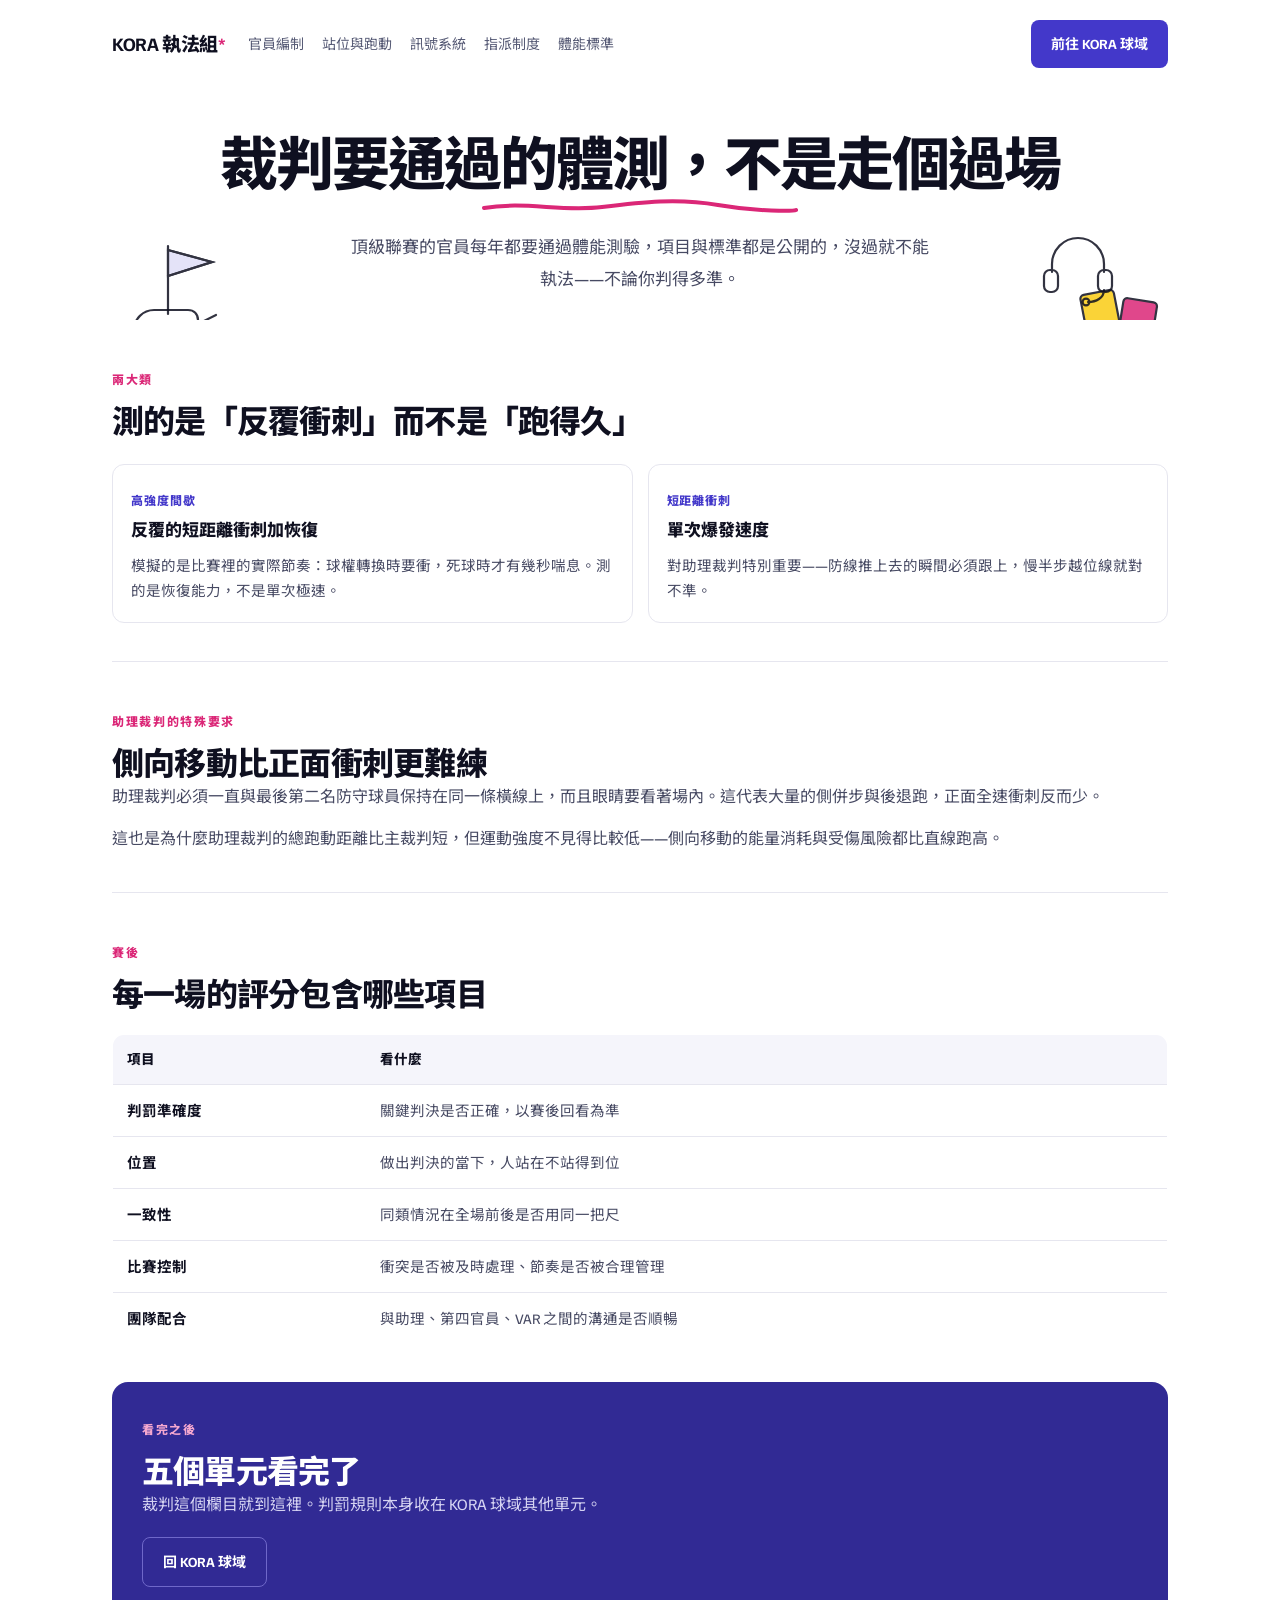
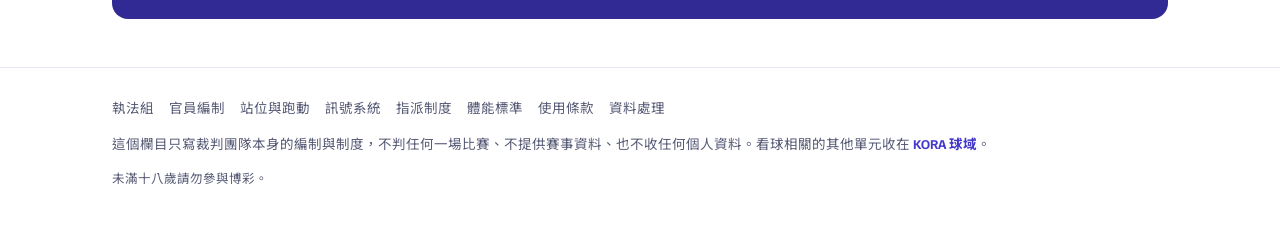
<file: fitness/index.html>
<!DOCTYPE html>
<html lang="zh-Hant">
<head>
<meta charset="UTF-8">
<meta name="viewport" content="width=device-width,initial-scale=1">
<title>裁判體能標準：體測項目與賽後評分怎麼算｜KORA 執法組</title>
<meta name="description" content="裁判每年要通過的體測，測的是反覆衝刺與恢復能力，助理裁判的側向移動要求更高，另附每一場賽後評分實際包含的五個項目。">
<link rel="canonical" href="https://kora-football.onrender.com/fitness/">
<link rel="preconnect" href="https://fonts.googleapis.com"><link rel="preconnect" href="https://fonts.gstatic.com" crossorigin>
<link href="https://fonts.googleapis.com/css2?family=Familjen+Grotesk:wght@400;500;700&family=Noto+Sans+TC:wght@400;500;700;900&display=swap" rel="stylesheet">
<link rel="stylesheet" href="/whistleboard.css">
</head>
<body>
<header class="top"><div class="wrap"><div class="row">
<a class="mk" href="/">KORA 執法組<s>*</s></a>
<nav class="nav"><a href="/crewsize/">官員編制</a><a href="/standing/">站位與跑動</a><a href="/signals/">訊號系統</a><a href="/appoint/">指派制度</a><a href="/fitness/">體能標準</a></nav>
<div class="go"><a class="btn solid" href="https://kora.show/">前往 KORA 球域</a></div>
</div></div></header>
<main><div class="wrap"><div class="stage">
<svg class="doodle d1" width="122" height="104" viewBox="0 0 122 104" aria-hidden="true"><g fill="none" stroke="#0f1020" stroke-width="2.2" stroke-linecap="round"><path d="M28 46c0-11 9-20 20-20h34c6 0 10 4 10 10v20c0 6-4 10-10 10H48c-11 0-20-9-20-20z"/><circle cx="52" cy="46" r="8"/><path d="M92 40l18-9M92 52l18 9"/><path d="M20 62c-6 4-10 10-11 17"/></g></svg><svg class="doodle d2" width="112" height="112" viewBox="0 0 112 112" aria-hidden="true"><g stroke="#0f1020" stroke-width="2.2" stroke-linejoin="round"><rect x="20" y="26" width="34" height="48" rx="4" fill="#facc15" transform="rotate(-11 37 50)"/><rect x="56" y="34" width="34" height="48" rx="4" fill="#db2777" transform="rotate(9 73 58)"/></g></svg><svg class="doodle d3" width="96" height="94" viewBox="0 0 96 94" aria-hidden="true"><g fill="none" stroke="#0f1020" stroke-width="2.2" stroke-linecap="round"><path d="M26 84V16"/><path d="M26 20l44 12-44 14z" fill="#4338ca" fill-opacity=".16"/><path d="M26 20l44 12-44 14"/></g></svg><svg class="doodle d4" width="98" height="92" viewBox="0 0 98 92" aria-hidden="true"><g fill="none" stroke="#0f1020" stroke-width="2.2" stroke-linecap="round"><path d="M22 52v-8a26 26 0 0152 0v8"/><rect x="14" y="50" width="14" height="22" rx="6"/><rect x="68" y="50" width="14" height="22" rx="6"/><path d="M74 70c0 8-8 12-16 12"/><circle cx="56" cy="82" r="3.4"/></g></svg>
<h1>裁判要通過的體測，不是走個過場</h1><svg class="uline" viewBox="0 0 320 14" aria-hidden="true"><path d="M4 9c40-7 78 4 118-1s76-9 116-2 76 6 78 5" fill="none" stroke="#db2777" stroke-width="4" stroke-linecap="round"/></svg>
<p>頂級聯賽的官員每年都要通過體能測驗，項目與標準都是公開的，沒過就不能執法——不論你判得多準。</p>
</div></div>
<section><div class="wrap">
<span class="eyebrow">兩大類</span>
<h2>測的是「反覆衝刺」而不是「跑得久」</h2>
<div class="cards two">
<div class="cd"><span class="n">高強度間歇</span><h3>反覆的短距離衝刺加恢復</h3><p>模擬的是比賽裡的實際節奏：球權轉換時要衝，死球時才有幾秒喘息。測的是恢復能力，不是單次極速。</p></div>
<div class="cd"><span class="n">短距離衝刺</span><h3>單次爆發速度</h3><p>對助理裁判特別重要——防線推上去的瞬間必須跟上，慢半步越位線就對不準。</p></div>
</div>
<div class="hr"></div>
</div></section>

<section><div class="wrap">
<span class="eyebrow">助理裁判的特殊要求</span>
<h2>側向移動比正面衝刺更難練</h2>
<p>助理裁判必須一直與最後第二名防守球員保持在同一條橫線上，而且眼睛要看著場內。這代表大量的側併步與後退跑，正面全速衝刺反而少。</p>
<p>這也是為什麼助理裁判的總跑動距離比主裁判短，但運動強度不見得比較低——側向移動的能量消耗與受傷風險都比直線跑高。</p>
<div class="hr"></div>
</div></section>

<section><div class="wrap">
<span class="eyebrow">賽後</span>
<h2>每一場的評分包含哪些項目</h2>
<table>
<tr><th>項目</th><th>看什麼</th></tr>
<tr><td><b>判罰準確度</b></td><td>關鍵判決是否正確，以賽後回看為準</td></tr>
<tr><td><b>位置</b></td><td>做出判決的當下，人站在不站得到位</td></tr>
<tr><td><b>一致性</b></td><td>同類情況在全場前後是否用同一把尺</td></tr>
<tr><td><b>比賽控制</b></td><td>衝突是否被及時處理、節奏是否被合理管理</td></tr>
<tr><td><b>團隊配合</b></td><td>與助理、第四官員、VAR 之間的溝通是否順暢</td></tr>
</table>
</div></section>

<div class="wrap"><div class="band">
<span class="eyebrow">看完之後</span><h2>五個單元看完了</h2><p>裁判這個欄目就到這裡。判罰規則本身收在 KORA 球域其他單元。</p>
<p style="margin-top:18px"><a class="btn line" href="https://kora.show/">回 KORA 球域</a></p>
</div></div></main>
<footer class="foot"><div class="wrap">
<div class="fl"><a href="/">執法組</a><a href="/crewsize/">官員編制</a><a href="/standing/">站位與跑動</a><a href="/signals/">訊號系統</a><a href="/appoint/">指派制度</a><a href="/fitness/">體能標準</a><a href="/boardrule/">使用條款</a><a href="/datawhistle/">資料處理</a></div>
<p>這個欄目只寫裁判團隊本身的編制與制度，不判任何一場比賽、不提供賽事資料、也不收任何個人資料。看球相關的其他單元收在 <a href="https://kora.show/" style="color:var(--indigo);font-weight:700">KORA 球域</a>。</p>
<p class="age">未滿十八歲請勿參與博彩。</p>
</div></footer>
</body>
</html>
</file>
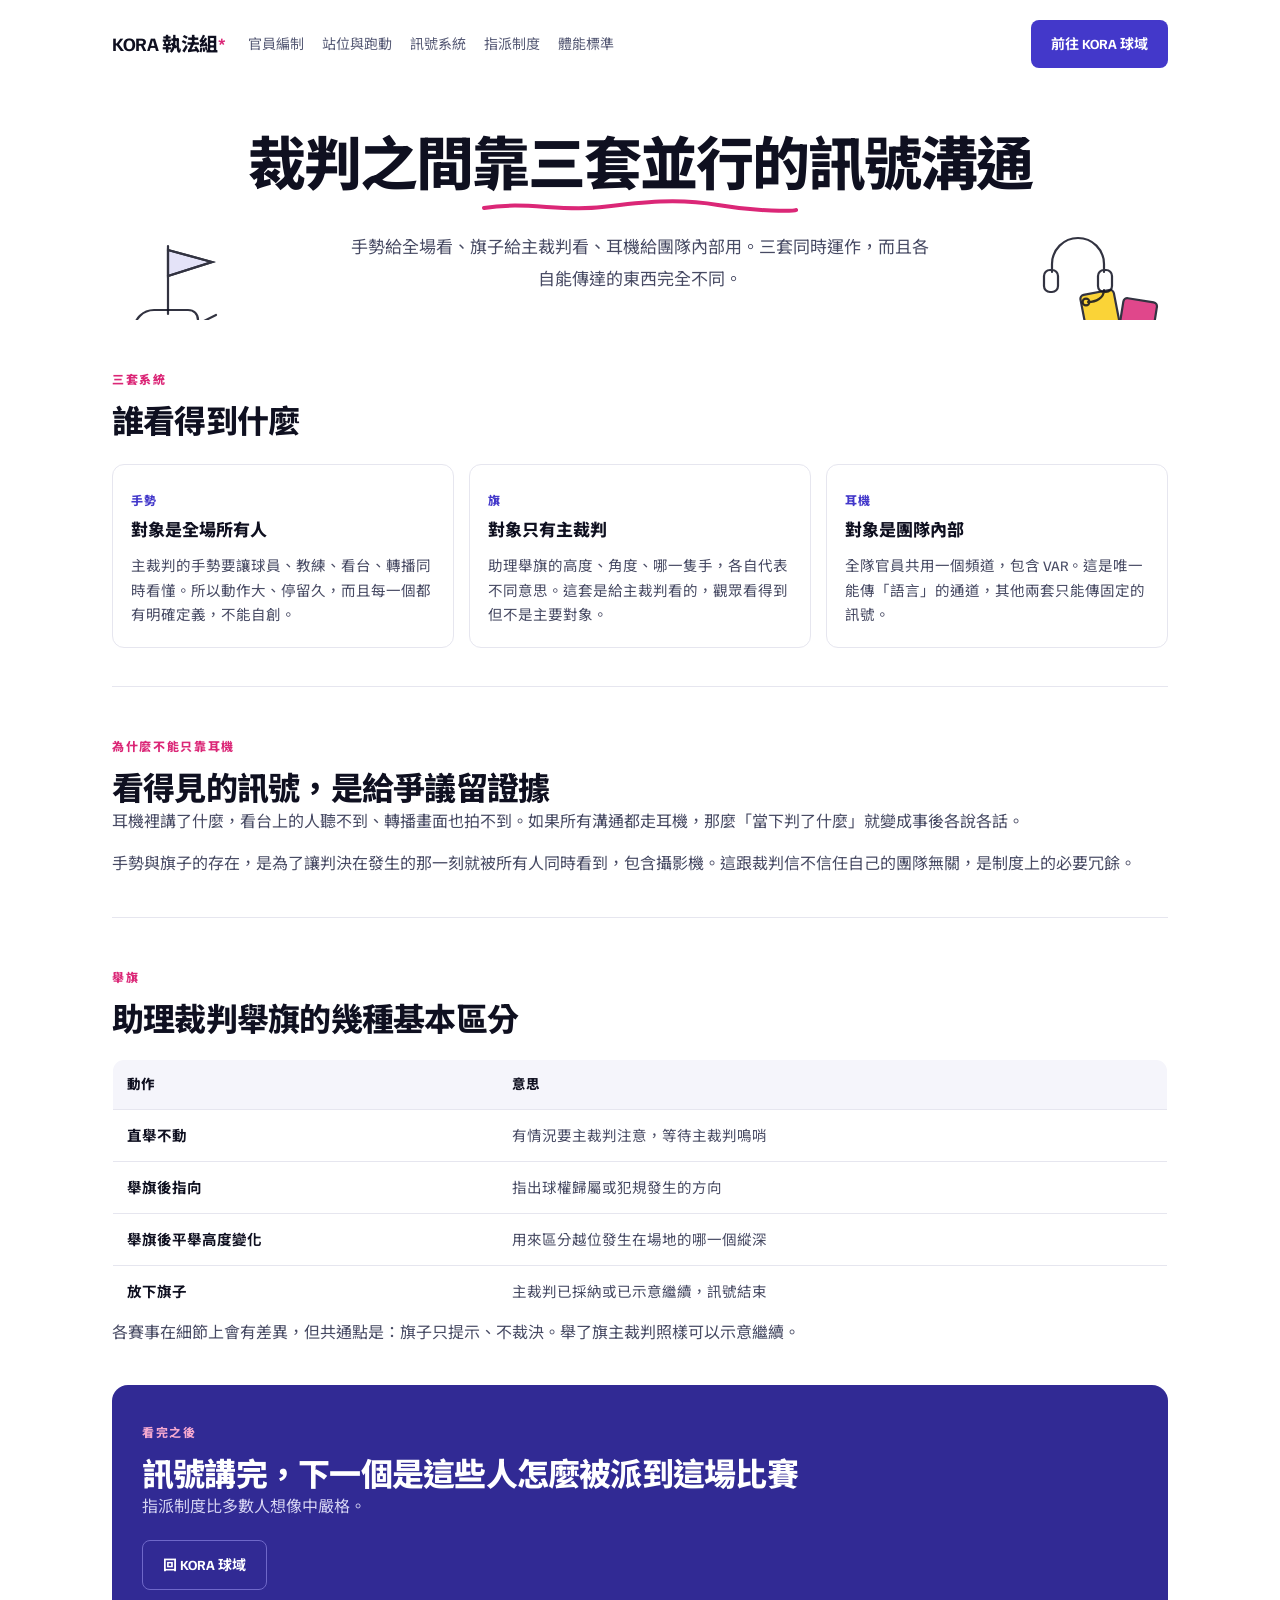
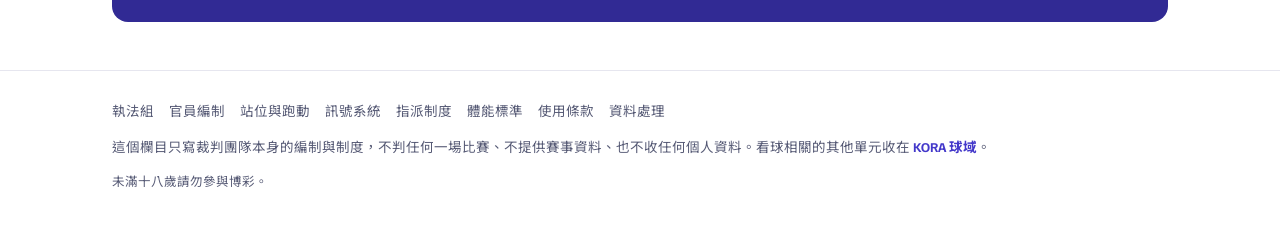
<file: signals/index.html>
<!DOCTYPE html>
<html lang="zh-Hant">
<head>
<meta charset="UTF-8">
<meta name="viewport" content="width=device-width,initial-scale=1">
<title>裁判訊號系統：手勢、旗與耳機各自傳什麼｜KORA 執法組</title>
<meta name="description" content="裁判團隊靠手勢、旗子與耳機三套訊號並行溝通，各自的對象完全不同，而看得見的訊號之所以不能省，是為了在爭議發生的當下就留下證據。">
<link rel="canonical" href="https://kora-football.onrender.com/signals/">
<link rel="preconnect" href="https://fonts.googleapis.com"><link rel="preconnect" href="https://fonts.gstatic.com" crossorigin>
<link href="https://fonts.googleapis.com/css2?family=Familjen+Grotesk:wght@400;500;700&family=Noto+Sans+TC:wght@400;500;700;900&display=swap" rel="stylesheet">
<link rel="stylesheet" href="/whistleboard.css">
</head>
<body>
<header class="top"><div class="wrap"><div class="row">
<a class="mk" href="/">KORA 執法組<s>*</s></a>
<nav class="nav"><a href="/crewsize/">官員編制</a><a href="/standing/">站位與跑動</a><a href="/signals/">訊號系統</a><a href="/appoint/">指派制度</a><a href="/fitness/">體能標準</a></nav>
<div class="go"><a class="btn solid" href="https://kora.show/">前往 KORA 球域</a></div>
</div></div></header>
<main><div class="wrap"><div class="stage">
<svg class="doodle d1" width="122" height="104" viewBox="0 0 122 104" aria-hidden="true"><g fill="none" stroke="#0f1020" stroke-width="2.2" stroke-linecap="round"><path d="M28 46c0-11 9-20 20-20h34c6 0 10 4 10 10v20c0 6-4 10-10 10H48c-11 0-20-9-20-20z"/><circle cx="52" cy="46" r="8"/><path d="M92 40l18-9M92 52l18 9"/><path d="M20 62c-6 4-10 10-11 17"/></g></svg><svg class="doodle d2" width="112" height="112" viewBox="0 0 112 112" aria-hidden="true"><g stroke="#0f1020" stroke-width="2.2" stroke-linejoin="round"><rect x="20" y="26" width="34" height="48" rx="4" fill="#facc15" transform="rotate(-11 37 50)"/><rect x="56" y="34" width="34" height="48" rx="4" fill="#db2777" transform="rotate(9 73 58)"/></g></svg><svg class="doodle d3" width="96" height="94" viewBox="0 0 96 94" aria-hidden="true"><g fill="none" stroke="#0f1020" stroke-width="2.2" stroke-linecap="round"><path d="M26 84V16"/><path d="M26 20l44 12-44 14z" fill="#4338ca" fill-opacity=".16"/><path d="M26 20l44 12-44 14"/></g></svg><svg class="doodle d4" width="98" height="92" viewBox="0 0 98 92" aria-hidden="true"><g fill="none" stroke="#0f1020" stroke-width="2.2" stroke-linecap="round"><path d="M22 52v-8a26 26 0 0152 0v8"/><rect x="14" y="50" width="14" height="22" rx="6"/><rect x="68" y="50" width="14" height="22" rx="6"/><path d="M74 70c0 8-8 12-16 12"/><circle cx="56" cy="82" r="3.4"/></g></svg>
<h1>裁判之間靠三套並行的訊號溝通</h1><svg class="uline" viewBox="0 0 320 14" aria-hidden="true"><path d="M4 9c40-7 78 4 118-1s76-9 116-2 76 6 78 5" fill="none" stroke="#db2777" stroke-width="4" stroke-linecap="round"/></svg>
<p>手勢給全場看、旗子給主裁判看、耳機給團隊內部用。三套同時運作，而且各自能傳達的東西完全不同。</p>
</div></div>
<section><div class="wrap">
<span class="eyebrow">三套系統</span>
<h2>誰看得到什麼</h2>
<div class="cards">
<div class="cd"><span class="n">手勢</span><h3>對象是全場所有人</h3><p>主裁判的手勢要讓球員、教練、看台、轉播同時看懂。所以動作大、停留久，而且每一個都有明確定義，不能自創。</p></div>
<div class="cd"><span class="n">旗</span><h3>對象只有主裁判</h3><p>助理舉旗的高度、角度、哪一隻手，各自代表不同意思。這套是給主裁判看的，觀眾看得到但不是主要對象。</p></div>
<div class="cd"><span class="n">耳機</span><h3>對象是團隊內部</h3><p>全隊官員共用一個頻道，包含 VAR。這是唯一能傳「語言」的通道，其他兩套只能傳固定的訊號。</p></div>
</div>
<div class="hr"></div>
</div></section>

<section><div class="wrap">
<span class="eyebrow">為什麼不能只靠耳機</span>
<h2>看得見的訊號，是給爭議留證據</h2>
<p>耳機裡講了什麼，看台上的人聽不到、轉播畫面也拍不到。如果所有溝通都走耳機，那麼「當下判了什麼」就變成事後各說各話。</p>
<p>手勢與旗子的存在，是為了讓判決在發生的那一刻就被所有人同時看到，包含攝影機。這跟裁判信不信任自己的團隊無關，是制度上的必要冗餘。</p>
<div class="hr"></div>
</div></section>

<section><div class="wrap">
<span class="eyebrow">舉旗</span>
<h2>助理裁判舉旗的幾種基本區分</h2>
<table>
<tr><th>動作</th><th>意思</th></tr>
<tr><td><b>直舉不動</b></td><td>有情況要主裁判注意，等待主裁判鳴哨</td></tr>
<tr><td><b>舉旗後指向</b></td><td>指出球權歸屬或犯規發生的方向</td></tr>
<tr><td><b>舉旗後平舉高度變化</b></td><td>用來區分越位發生在場地的哪一個縱深</td></tr>
<tr><td><b>放下旗子</b></td><td>主裁判已採納或已示意繼續，訊號結束</td></tr>
</table>
<p>各賽事在細節上會有差異，但共通點是：旗子只提示、不裁決。舉了旗主裁判照樣可以示意繼續。</p>
</div></section>

<div class="wrap"><div class="band">
<span class="eyebrow">看完之後</span><h2>訊號講完，下一個是這些人怎麼被派到這場比賽</h2><p>指派制度比多數人想像中嚴格。</p>
<p style="margin-top:18px"><a class="btn line" href="https://kora.show/">回 KORA 球域</a></p>
</div></div></main>
<footer class="foot"><div class="wrap">
<div class="fl"><a href="/">執法組</a><a href="/crewsize/">官員編制</a><a href="/standing/">站位與跑動</a><a href="/signals/">訊號系統</a><a href="/appoint/">指派制度</a><a href="/fitness/">體能標準</a><a href="/boardrule/">使用條款</a><a href="/datawhistle/">資料處理</a></div>
<p>這個欄目只寫裁判團隊本身的編制與制度，不判任何一場比賽、不提供賽事資料、也不收任何個人資料。看球相關的其他單元收在 <a href="https://kora.show/" style="color:var(--indigo);font-weight:700">KORA 球域</a>。</p>
<p class="age">未滿十八歲請勿參與博彩。</p>
</div></footer>
</body>
</html>
</file>
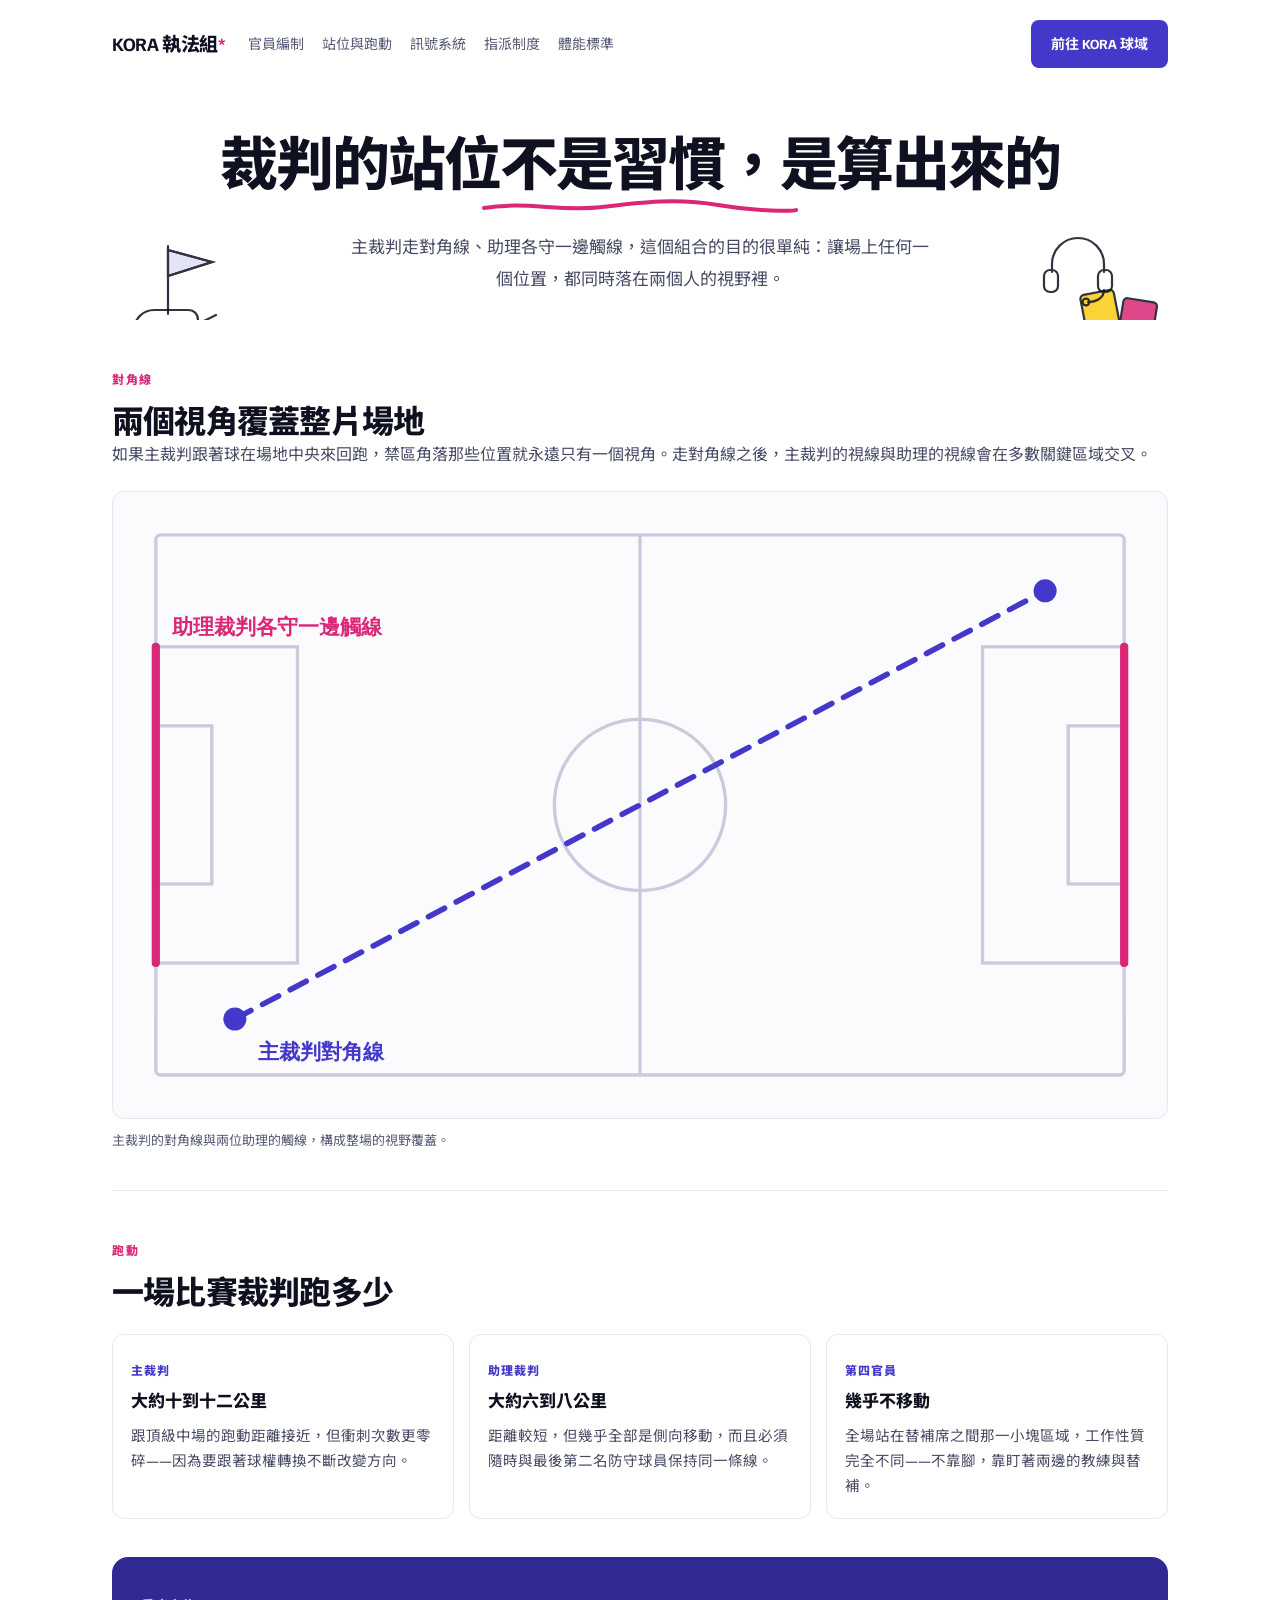
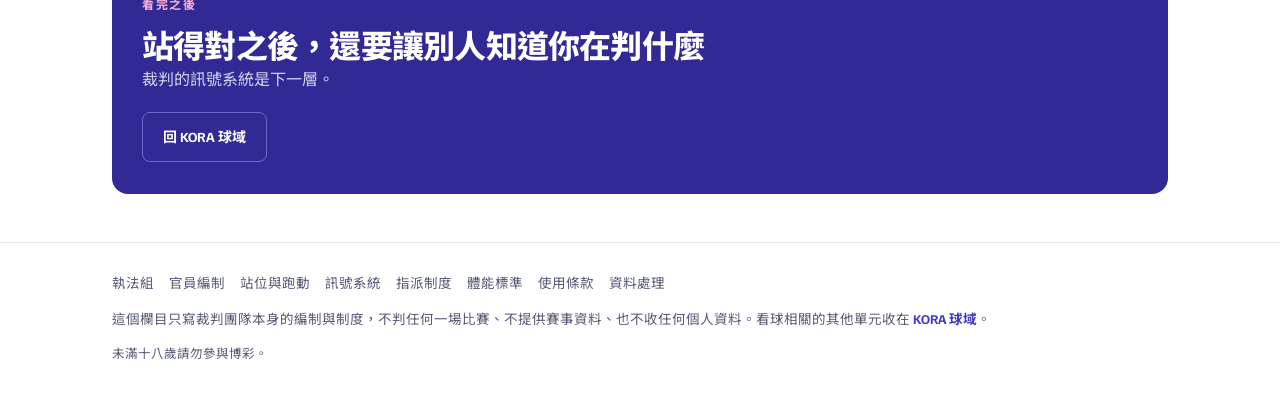
<file: standing/index.html>
<!DOCTYPE html>
<html lang="zh-Hant">
<head>
<meta charset="UTF-8">
<meta name="viewport" content="width=device-width,initial-scale=1">
<title>裁判站位與跑動：對角線制度與各角色的跑動距離｜KORA 執法組</title>
<meta name="description" content="裁判走對角線是為了讓場上任何一個位置都有兩個視角覆蓋，另附主裁判、助理裁判與第四官員三個角色各自的實際跑動距離與強度差別。">
<link rel="canonical" href="https://kora-football.onrender.com/standing/">
<link rel="preconnect" href="https://fonts.googleapis.com"><link rel="preconnect" href="https://fonts.gstatic.com" crossorigin>
<link href="https://fonts.googleapis.com/css2?family=Familjen+Grotesk:wght@400;500;700&family=Noto+Sans+TC:wght@400;500;700;900&display=swap" rel="stylesheet">
<link rel="stylesheet" href="/whistleboard.css">
</head>
<body>
<header class="top"><div class="wrap"><div class="row">
<a class="mk" href="/">KORA 執法組<s>*</s></a>
<nav class="nav"><a href="/crewsize/">官員編制</a><a href="/standing/">站位與跑動</a><a href="/signals/">訊號系統</a><a href="/appoint/">指派制度</a><a href="/fitness/">體能標準</a></nav>
<div class="go"><a class="btn solid" href="https://kora.show/">前往 KORA 球域</a></div>
</div></div></header>
<main><div class="wrap"><div class="stage">
<svg class="doodle d1" width="122" height="104" viewBox="0 0 122 104" aria-hidden="true"><g fill="none" stroke="#0f1020" stroke-width="2.2" stroke-linecap="round"><path d="M28 46c0-11 9-20 20-20h34c6 0 10 4 10 10v20c0 6-4 10-10 10H48c-11 0-20-9-20-20z"/><circle cx="52" cy="46" r="8"/><path d="M92 40l18-9M92 52l18 9"/><path d="M20 62c-6 4-10 10-11 17"/></g></svg><svg class="doodle d2" width="112" height="112" viewBox="0 0 112 112" aria-hidden="true"><g stroke="#0f1020" stroke-width="2.2" stroke-linejoin="round"><rect x="20" y="26" width="34" height="48" rx="4" fill="#facc15" transform="rotate(-11 37 50)"/><rect x="56" y="34" width="34" height="48" rx="4" fill="#db2777" transform="rotate(9 73 58)"/></g></svg><svg class="doodle d3" width="96" height="94" viewBox="0 0 96 94" aria-hidden="true"><g fill="none" stroke="#0f1020" stroke-width="2.2" stroke-linecap="round"><path d="M26 84V16"/><path d="M26 20l44 12-44 14z" fill="#4338ca" fill-opacity=".16"/><path d="M26 20l44 12-44 14"/></g></svg><svg class="doodle d4" width="98" height="92" viewBox="0 0 98 92" aria-hidden="true"><g fill="none" stroke="#0f1020" stroke-width="2.2" stroke-linecap="round"><path d="M22 52v-8a26 26 0 0152 0v8"/><rect x="14" y="50" width="14" height="22" rx="6"/><rect x="68" y="50" width="14" height="22" rx="6"/><path d="M74 70c0 8-8 12-16 12"/><circle cx="56" cy="82" r="3.4"/></g></svg>
<h1>裁判的站位不是習慣，是算出來的</h1><svg class="uline" viewBox="0 0 320 14" aria-hidden="true"><path d="M4 9c40-7 78 4 118-1s76-9 116-2 76 6 78 5" fill="none" stroke="#db2777" stroke-width="4" stroke-linecap="round"/></svg>
<p>主裁判走對角線、助理各守一邊觸線，這個組合的目的很單純：讓場上任何一個位置，都同時落在兩個人的視野裡。</p>
</div></div>
<section><div class="wrap">
<span class="eyebrow">對角線</span>
<h2>兩個視角覆蓋整片場地</h2>
<p>如果主裁判跟著球在場地中央來回跑，禁區角落那些位置就永遠只有一個視角。走對角線之後，主裁判的視線與助理的視線會在多數關鍵區域交叉。</p>
<figure style="margin-top:22px">
<svg viewBox="0 0 640 380" style="width:100%;height:auto;border:1px solid #e6e6ef;border-radius:12px;background:#fbfbfe" role="img" aria-label="主裁判的對角線與兩位助理的觸線，構成整場的視野覆蓋。">
<g fill="none" stroke="#c9cade" stroke-width="2">
<rect x="26" y="26" width="588" height="328" rx="3"/><path d="M320 26V354"/>
<circle cx="320" cy="190" r="52"/><rect x="26" y="94" width="86" height="192"/>
<rect x="528" y="94" width="86" height="192"/><rect x="26" y="142" width="34" height="96"/>
<rect x="580" y="142" width="34" height="96"/></g>
<path d="M74 320 L566 60" stroke="#4338ca" stroke-width="3.4" stroke-dasharray="11 8" stroke-linecap="round" fill="none"/>
<circle cx="74" cy="320" r="7" fill="#4338ca"/><circle cx="566" cy="60" r="7" fill="#4338ca"/>
<path d="M26 94 L26 286" stroke="#db2777" stroke-width="5" stroke-linecap="round"/>
<path d="M614 94 L614 286" stroke="#db2777" stroke-width="5" stroke-linecap="round"/>
<g font-family="system-ui" font-size="13" font-weight="700">
<text x="88" y="344" fill="#4338ca">主裁判對角線</text>
<text x="36" y="86" fill="#db2777">助理裁判各守一邊觸線</text>
</g></svg>
<figcaption style="margin-top:9px;font-size:13px;color:#565a75">主裁判的對角線與兩位助理的觸線，構成整場的視野覆蓋。</figcaption></figure>
<div class="hr"></div>
</div></section>

<section><div class="wrap">
<span class="eyebrow">跑動</span>
<h2>一場比賽裁判跑多少</h2>
<div class="cards">
<div class="cd"><span class="n">主裁判</span><h3>大約十到十二公里</h3><p>跟頂級中場的跑動距離接近，但衝刺次數更零碎——因為要跟著球權轉換不斷改變方向。</p></div>
<div class="cd"><span class="n">助理裁判</span><h3>大約六到八公里</h3><p>距離較短，但幾乎全部是側向移動，而且必須隨時與最後第二名防守球員保持同一條線。</p></div>
<div class="cd"><span class="n">第四官員</span><h3>幾乎不移動</h3><p>全場站在替補席之間那一小塊區域，工作性質完全不同——不靠腳，靠盯著兩邊的教練與替補。</p></div>
</div>
</div></section>

<div class="wrap"><div class="band">
<span class="eyebrow">看完之後</span><h2>站得對之後，還要讓別人知道你在判什麼</h2><p>裁判的訊號系統是下一層。</p>
<p style="margin-top:18px"><a class="btn line" href="https://kora.show/">回 KORA 球域</a></p>
</div></div></main>
<footer class="foot"><div class="wrap">
<div class="fl"><a href="/">執法組</a><a href="/crewsize/">官員編制</a><a href="/standing/">站位與跑動</a><a href="/signals/">訊號系統</a><a href="/appoint/">指派制度</a><a href="/fitness/">體能標準</a><a href="/boardrule/">使用條款</a><a href="/datawhistle/">資料處理</a></div>
<p>這個欄目只寫裁判團隊本身的編制與制度，不判任何一場比賽、不提供賽事資料、也不收任何個人資料。看球相關的其他單元收在 <a href="https://kora.show/" style="color:var(--indigo);font-weight:700">KORA 球域</a>。</p>
<p class="age">未滿十八歲請勿參與博彩。</p>
</div></footer>
</body>
</html>
</file>
<file: whistleboard.css>
*{box-sizing:border-box;margin:0;padding:0}
:root{
  --paper:#ffffff; --ink:#0f1020; --body:#474a63; --faint:#565a75;
  --line:#e6e6ef; --indigo:#4338ca; --indigo-d:#312a94; --pink:#db2777; --wash:#f5f5fb;
}
body{background:var(--paper);color:var(--body);
  font-family:"Familjen Grotesk","Noto Sans TC",system-ui,sans-serif;
  font-size:16px;line-height:1.85;-webkit-text-size-adjust:100%}
svg{display:block} a{color:inherit;text-decoration:none}
.wrap{max-width:1100px;margin:0 auto;padding:0 22px}

.top{padding:20px 0}
.top .row{display:flex;align-items:center;gap:22px;flex-wrap:wrap}
.mk{font-weight:800;font-size:19px;color:var(--ink);letter-spacing:-.02em}
.mk s{text-decoration:none;color:var(--pink)}
.nav{display:flex;gap:18px;flex-wrap:wrap;font-size:14px;color:var(--faint)}
.nav a:hover{color:var(--ink)}
.top .go{margin-left:auto}
.btn{display:inline-block;border-radius:8px;padding:11px 20px;font-size:14px;font-weight:700}
.btn.solid{background:var(--indigo);color:#fff}
.btn.line{background:#fff;color:var(--ink);border:1px solid var(--line)}
.btn.pink{background:var(--pink);color:#fff}

/* ---- 置中巨標 ＋ 四周手繪塗鴉（Tally 骨架核心） ---- */
.stage{position:relative;padding:44px 0 26px;text-align:center;overflow:hidden}
.doodle{position:absolute;pointer-events:none;opacity:.85}
.d1{left:-6px;top:196px} .d2{right:-8px;top:178px}
.d3{left:30px;bottom:-4px} .d4{right:40px;bottom:8px}
h1{font-size:clamp(30px,5.2vw,58px);line-height:1.06;font-weight:800;color:var(--ink);
  letter-spacing:-.035em;text-wrap:balance;position:relative;z-index:2;
  max-width:15.5em;margin:0 auto}
.uline{display:block;margin:6px auto 0;width:min(320px,62%)}
.stage p{margin:18px auto 0;max-width:34em;font-size:17px;position:relative;z-index:2;text-wrap:pretty}
.acts{margin-top:24px;display:flex;gap:10px;justify-content:center;flex-wrap:wrap;position:relative;z-index:2}
.hint{margin-top:11px;font-size:13px;color:var(--faint);position:relative;z-index:2}

/* ---- 中央窗框（參考站嘅瀏覽器框，改成執法面板） ---- */
.frame{margin:34px auto 0;max-width:960px;border:1px solid var(--line);border-radius:13px;
  overflow:hidden;background:#fff;box-shadow:0 12px 34px rgba(15,16,32,.07)}
.frame .bar{display:flex;align-items:center;gap:7px;padding:11px 15px;border-bottom:1px solid var(--line);background:#fbfbfe}
.frame .bar i{width:10px;height:10px;border-radius:50%;background:#dcdce9;display:block}
.frame .bar b{margin-left:9px;font-size:12.5px;color:var(--faint);font-weight:600}
.frame .in{padding:24px 26px}
.crew{display:grid;grid-template-columns:repeat(4,1fr);gap:12px}
.crew div{border:1px solid var(--line);border-radius:10px;padding:14px 12px;text-align:left}
.crew b{display:block;font-size:15px;color:var(--ink);font-weight:800}
.crew span{font-size:12.5px;color:var(--faint);line-height:1.5;display:block;margin-top:3px}
.crew em{font-style:normal;display:inline-block;margin-top:8px;font-size:11px;font-weight:800;
  letter-spacing:.07em;color:var(--indigo);background:var(--wash);border-radius:5px;padding:3px 7px}

section{padding:44px 0 0}
.eyebrow{font-size:12px;letter-spacing:.14em;text-transform:uppercase;color:var(--pink);font-weight:800}
h2{font-size:clamp(21px,2.9vw,32px);line-height:1.18;font-weight:800;color:var(--ink);
  margin-top:8px;letter-spacing:-.024em;text-wrap:balance}
h3{font-size:17px;color:var(--ink);font-weight:800;text-wrap:balance}
section>p{margin-top:14px;max-width:44em} p+p{margin-top:13px}
.hr{height:1px;background:var(--line);margin-top:38px}

.cards{display:grid;grid-template-columns:repeat(3,1fr);gap:15px;margin-top:24px}
.cards.two{grid-template-columns:repeat(2,1fr)}
.cd{border:1px solid var(--line);border-radius:12px;padding:20px 18px;background:#fff}
.cd .n{font-size:12px;font-weight:800;letter-spacing:.08em;color:var(--indigo)}
.cd p{margin-top:7px;font-size:14.5px;line-height:1.72}

.steps{margin-top:22px;counter-reset:s}
.steps li{list-style:none;display:grid;grid-template-columns:30px 1fr;gap:13px;
  padding:14px 0;border-top:1px solid var(--line);align-items:start}
.steps li::before{counter-increment:s;content:counter(s);width:24px;height:24px;border-radius:7px;
  background:var(--ink);color:#fff;font-size:12px;font-weight:800;display:grid;place-items:center;margin-top:3px}
.steps li>b,.steps li>span{grid-column:2}
.steps li>b{color:var(--ink);font-size:15.5px}
.steps li>span{display:block;margin-top:4px;font-size:14.5px;line-height:1.7}

table{width:100%;border-collapse:collapse;margin-top:22px;font-size:14.5px;
  border:1px solid var(--line);border-radius:12px;overflow:hidden}
th,td{padding:12px 14px;text-align:left;border-bottom:1px solid var(--line)}
th{background:var(--wash);color:var(--ink);font-weight:800;font-size:13.5px}
tr:last-child td{border-bottom:none} td b{color:var(--ink)}

/* 深色收尾帶：逐個元件補反色 */
.band{background:var(--indigo-d);border-radius:16px;padding:32px 30px;margin-top:38px;color:#d5d3f2}
.band h2{color:#fff} .band p{color:#d5d3f2} .band .eyebrow{color:#f5a8cf}
.band .btn.line{background:transparent;color:#fff;border-color:#6f68c9}

.foot{margin-top:48px;padding:28px 0 44px;border-top:1px solid var(--line);font-size:13.5px;color:var(--faint)}
.foot .fl{display:flex;gap:15px;flex-wrap:wrap;margin-bottom:11px}
.foot .fl a:hover{color:var(--ink)}
.age{margin-top:10px;font-size:12.5px}

@media(max-width:900px){
  .crew{grid-template-columns:repeat(2,1fr)}
  .cards,.cards.two{grid-template-columns:1fr}
  .top .go{margin-left:0;flex:0 0 100%}
  .doodle{display:none}
  .frame .in{padding:18px 16px}
}
</file>
